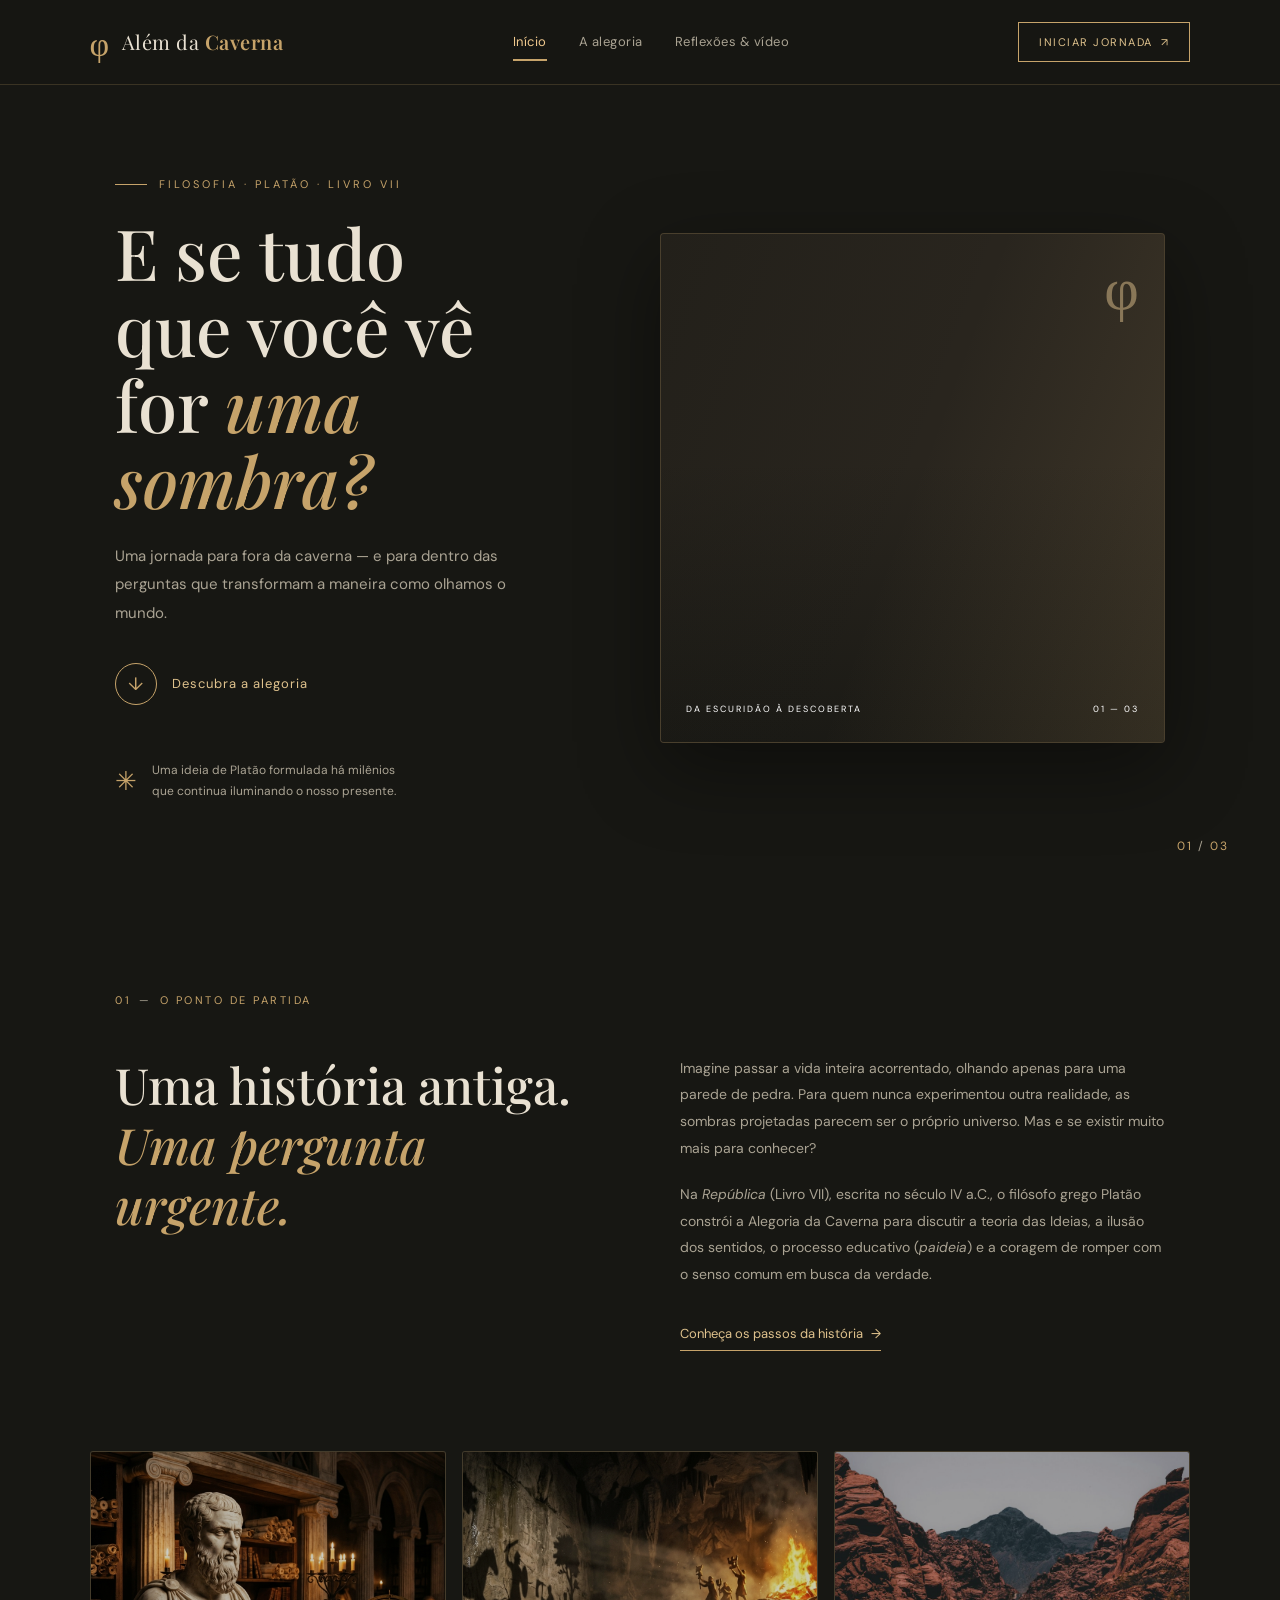
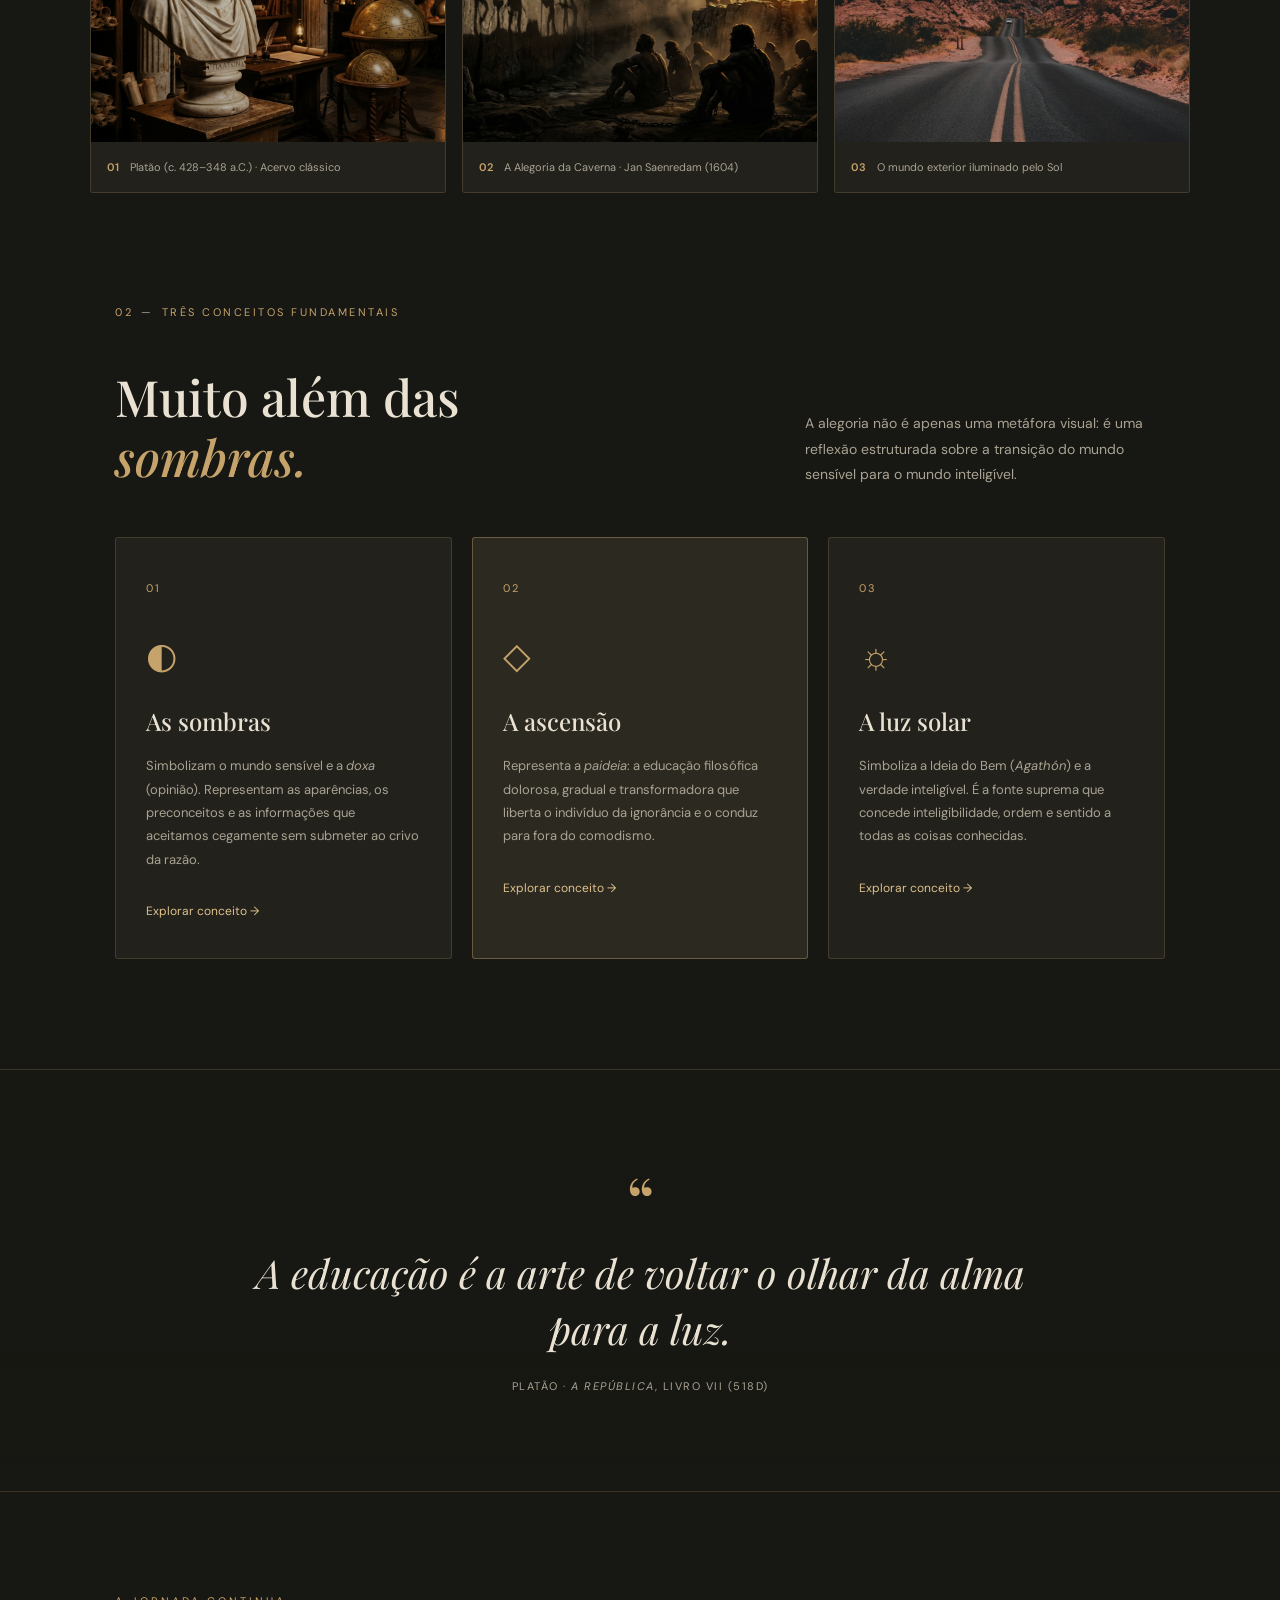
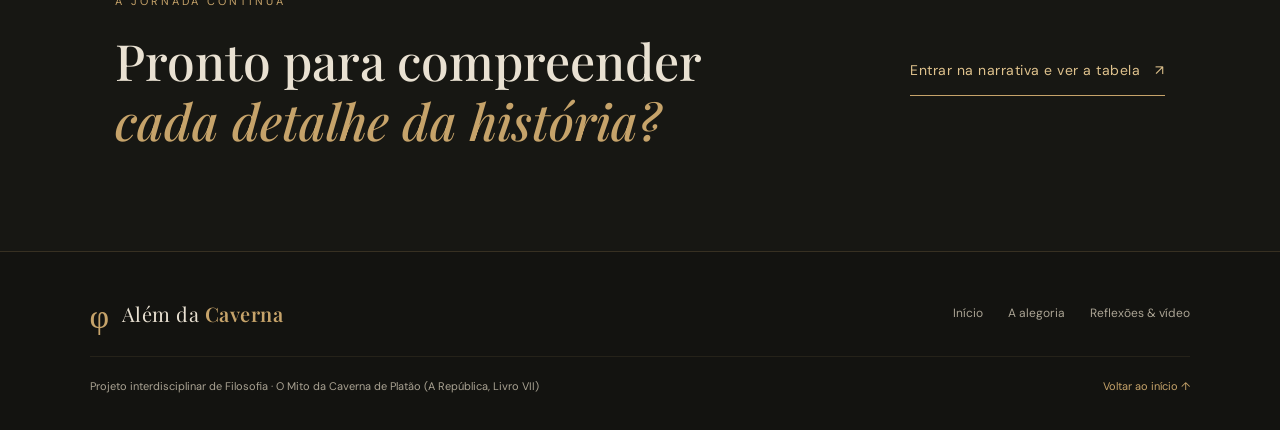
<file: index.html>
<!doctype html>
<html lang="pt-BR">
<head>
  <meta charset="utf-8">
  <meta name="viewport" content="width=device-width, initial-scale=1">
  <meta name="theme-color" content="#171713">

  <meta name="description" content="Além da Caverna — Uma viagem filosófica pela Alegoria da Caverna, de Platão. Projeto de Filosofia em HTML e CSS.">

  <title>Além da Caverna — Uma viagem com Platão</title>

  <!-- Google Fonts: Playfair Display & DM Sans -->
  <link rel="preconnect" href="https://fonts.googleapis.com">
  <link rel="preconnect" href="https://fonts.gstatic.com">
  <link rel="preconnect" href="https://fonts.gstatic.com" crossorigin>
  <link href="https://fonts.googleapis.com/css2?family=DM+Sans:ital,wght@0,400;0,500;0,600;0,700;1,400&family=Playfair+Display:ital,wght@0,500;0,600;0,700;1,500;1,600&display=swap" rel="stylesheet">

  <!-- Folha de estilo externa -->
  <link rel="stylesheet" href="style.css">
</head>

<body id="top">

  <!-- CABEÇALHO -->
  <header class="site-header">

    <a class="brand" href="index.html" aria-label="Além da Caverna - Página Inicial">
      <span class="brand-mark">φ</span>
      <span>Além da <b>Caverna</b></span>
    </a>

    <nav class="main-nav" aria-label="Navegação principal">
      <a class="active" href="index.html" aria-current="page">Início</a>
      <a href="alegoria.html">A alegoria</a>
      <a href="reflexoes.html">Reflexões &amp; vídeo</a>
    </nav>

    <a class="header-cta" href="alegoria.html">
      Iniciar jornada <span>↗</span>
    </a>

  </header>

  <main>

    <!-- HERO -->
    <section class="hero">

      <div class="hero-copy">

        <p class="eyebrow">
          <span class="eyebrow-line"></span>
          FILOSOFIA · PLATÃO · LIVRO VII
        </p>

        <h1>
          E se tudo<br>
          que você vê<br>
          for <em>uma sombra?</em>
        </h1>

        <p class="hero-intro">
          Uma jornada para fora da caverna — e para dentro
          das perguntas que transformam a maneira como olhamos o mundo.
        </p>

        <a class="round-link" href="alegoria.html">
          <span class="round-icon">↓</span>
          Descubra a alegoria
        </a>

        <div class="hero-note">
          <span class="note-star">✳</span>
          <span>
            Uma ideia de Platão formulada há milênios<br>
            que continua iluminando o nosso presente.
          </span>
        </div>

      </div>

      <!-- IMAGEM PRINCIPAL HERO -->
      <div class="hero-art">

        <div class="hero-image"></div>

        <div class="art-overlay"></div>

        <div class="art-text">
          <span>DA ESCURIDÃO À DESCOBERTA</span>
          <span>01 — 03</span>
        </div>

        <div class="art-decoration">φ</div>

      </div>

      <div class="hero-index">
        01 <span>/</span> 03
      </div>

    </section>

    <!-- INTRODUÇÃO -->
    <section class="intro-section section-wrap">

      <div class="section-label">
        01 <span>—</span> O ponto de partida
      </div>

      <div class="intro-grid">

        <h2>
          Uma história antiga.<br>
          <em>Uma pergunta urgente.</em>
        </h2>

        <div class="prose">

          <p>
            Imagine passar a vida inteira acorrentado, olhando apenas para uma parede de pedra.
            Para quem nunca experimentou outra realidade, as sombras projetadas
            parecem ser o próprio universo. Mas e se existir muito mais para conhecer?
          </p>

          <p>
            Na <i>República</i> (Livro VII), escrita no século IV a.C.,
            o filósofo grego Platão constrói a Alegoria da Caverna para discutir
            a teoria das Ideias, a ilusão dos sentidos, o processo educativo (<i>paideia</i>)
            e a coragem de romper com o senso comum em busca da verdade.
          </p>

          <a class="text-link" href="alegoria.html">
            Conheça os passos da história <span>→</span>
          </a>

        </div>
      </div>

    </section>

    <!-- GALERIA DE IMAGENS -->
    <section class="image-strip" aria-label="Galeria de imagens históricas e conceituais">

      <figure>
        <img
          src="platao-filosofo.jpg"
          alt="Busto em mármore de Platão, filósofo grego clássico"
          loading="lazy"
        >

        <figcaption>
          <span>01</span>
          Platão (c. 428–348 a.C.) · Acervo clássico
        </figcaption>
      </figure>

      <figure>
        <img
          src="caverna-sombras.jpg"
          alt="Alegoria da Caverna de Platão: prisioneiros, fogueira e sombras projetadas"
          loading="lazy"
        >

        <figcaption>
          <span>02</span>
          A Alegoria da Caverna · Jan Saenredam (1604)
        </figcaption>
      </figure>

      <figure>
        <img
          src="etapa3-saida.jpg"
          alt="Paisagem aberta banhada pelos raios solares no horizonte"
          loading="lazy"
        >

        <figcaption>
          <span>03</span>
          O mundo exterior iluminado pelo Sol
        </figcaption>
      </figure>

    </section>

    <!-- CONCEITOS FUNDAMENTAIS -->
    <section class="concept-section section-wrap">

      <div class="concept-heading">
        <div>
          <div class="section-label">
            02 <span>—</span> Três conceitos fundamentais
          </div>

          <h2>
            Muito além das<br>
            <em>sombras.</em>
          </h2>
        </div>

        <p>
          A alegoria não é apenas uma metáfora visual: é uma reflexão estruturada
          sobre a transição do mundo sensível para o mundo inteligível.
        </p>
      </div>

      <div class="concept-grid">

        <article class="concept-card">
          <span class="concept-number">01</span>
          <div class="concept-symbol">◐</div>

          <h3>As sombras</h3>

          <p>
            Simbolizam o mundo sensível e a <i>doxa</i> (opinião). Representam as aparências,
            os preconceitos e as informações que aceitamos cegamente sem submeter ao crivo da razão.
          </p>

          <a href="alegoria.html#narrativa">Explorar conceito →</a>
        </article>

        <article class="concept-card featured">
          <span class="concept-number">02</span>
          <div class="concept-symbol">◇</div>

          <h3>A ascensão</h3>

          <p>
            Representa a <i>paideia</i>: a educação filosófica dolorosa, gradual e transformadora
            que liberta o indivíduo da ignorância e o conduz para fora do comodismo.
          </p>

          <a href="alegoria.html#narrativa">Explorar conceito →</a>
        </article>

        <article class="concept-card">
          <span class="concept-number">03</span>
          <div class="concept-symbol">☼</div>

          <h3>A luz solar</h3>

          <p>
            Simboliza a Ideia do Bem (<i>Agathón</i>) e a verdade inteligível. É a fonte suprema
            que concede inteligibilidade, ordem e sentido a todas as coisas conhecidas.
          </p>

          <a href="alegoria.html#tabela-simbolos">Explorar conceito →</a>
        </article>

      </div>

    </section>

    <!-- FRASE FILOSÓFICA -->
    <section class="quote-band">

      <span class="quote-mark">“</span>

      <blockquote>
        A educação é a arte de voltar o olhar da alma para a luz.
      </blockquote>

      <p>
        Platão · <i>A República</i>, Livro VII (518d)
      </p>

    </section>

    <!-- CHAMADA PARA A PRÓXIMA PÁGINA -->
    <section class="next-section section-wrap">

      <div>
        <p class="eyebrow">A JORNADA CONTINUA</p>

        <h2>
          Pronto para compreender<br>
          <em>cada detalhe da história?</em>
        </h2>
      </div>

      <a class="big-arrow-link" href="alegoria.html">
        Entrar na narrativa e ver a tabela <span>↗</span>
      </a>

    </section>

  </main>

  <!-- RODAPÉ COMPLETO -->
  <footer class="site-footer">

    <div class="footer-top">
      <a class="brand" href="index.html">
        <span class="brand-mark">φ</span>
        <span>Além da <b>Caverna</b></span>
      </a>

      <nav class="footer-nav" aria-label="Navegação do rodapé">
        <a href="index.html">Início</a>
        <a href="alegoria.html">A alegoria</a>
        <a href="reflexoes.html">Reflexões &amp; vídeo</a>
      </nav>
    </div>

    <div class="footer-bottom">
      <p>
        Projeto interdisciplinar de Filosofia · O Mito da Caverna de Platão (A República, Livro VII)
      </p>

      <a href="#top">Voltar ao início ↑</a>
    </div>

  </footer>

</body>
</html>
</file>
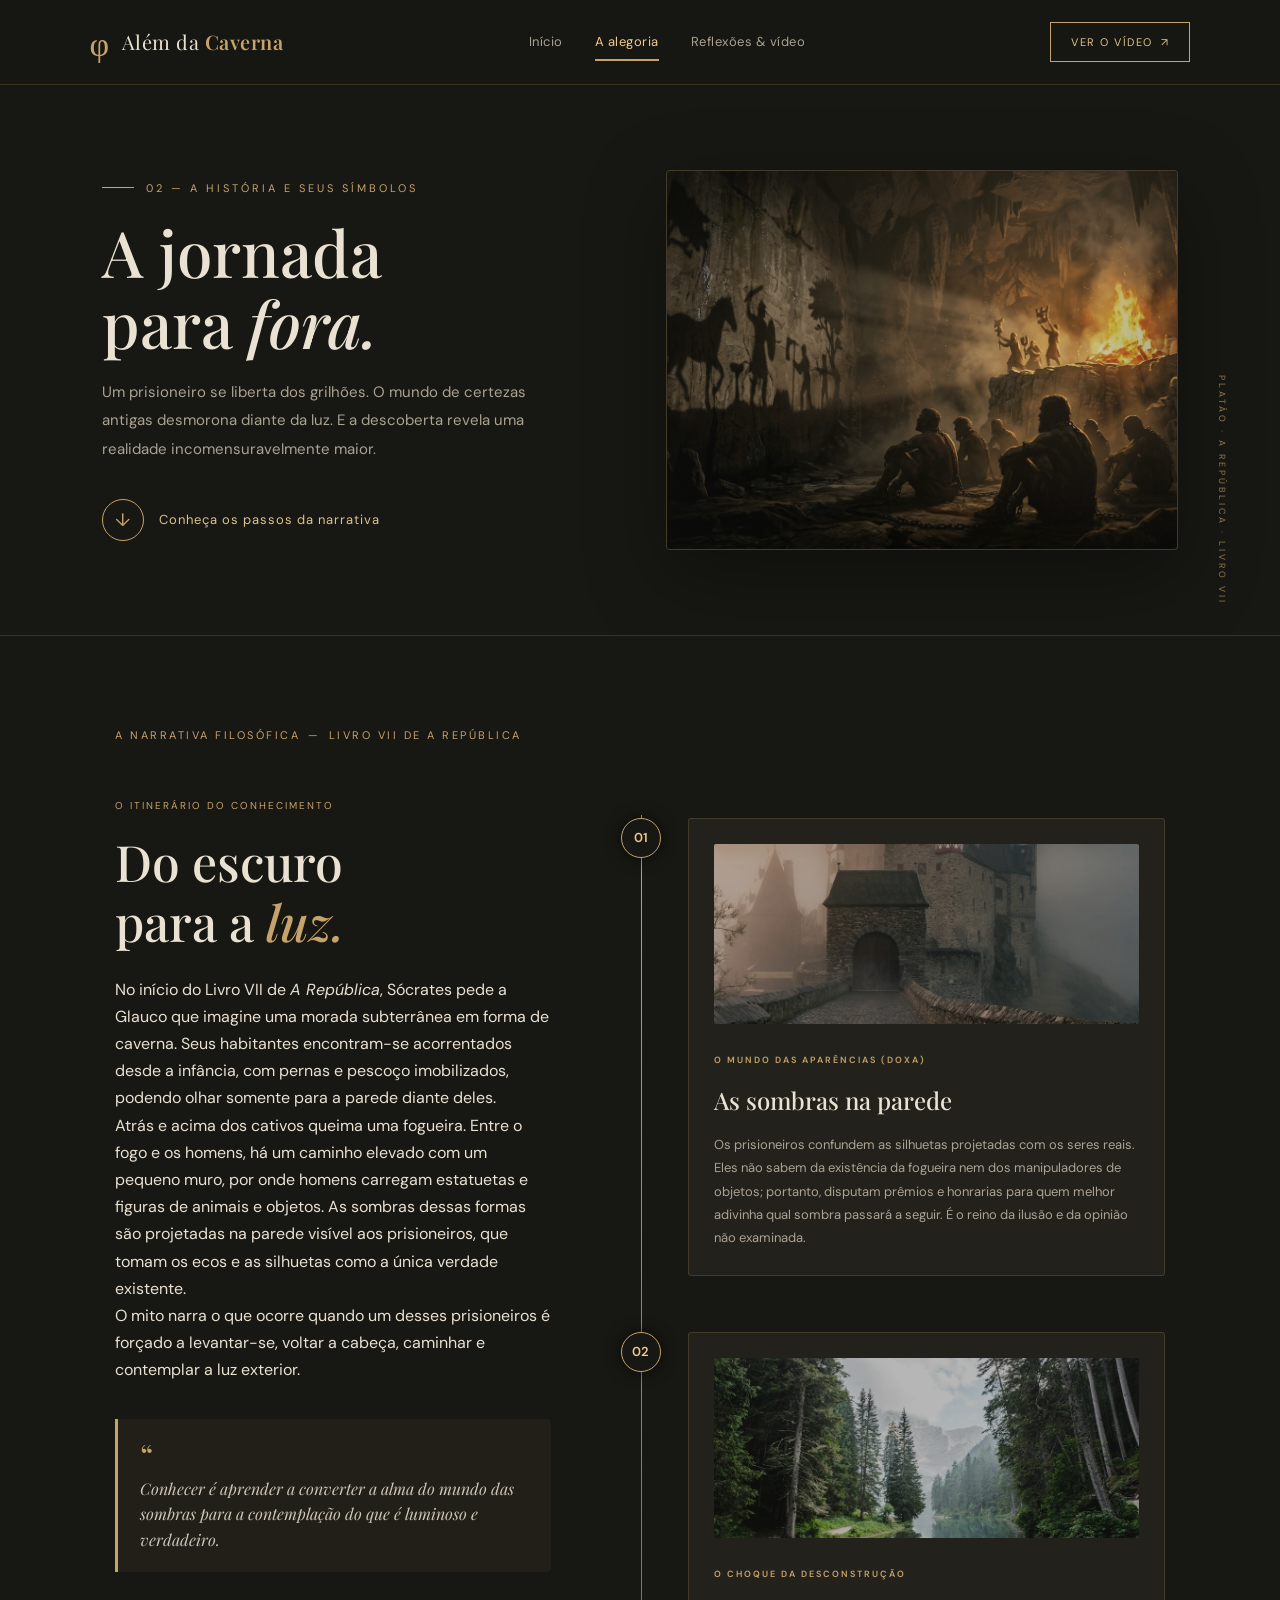
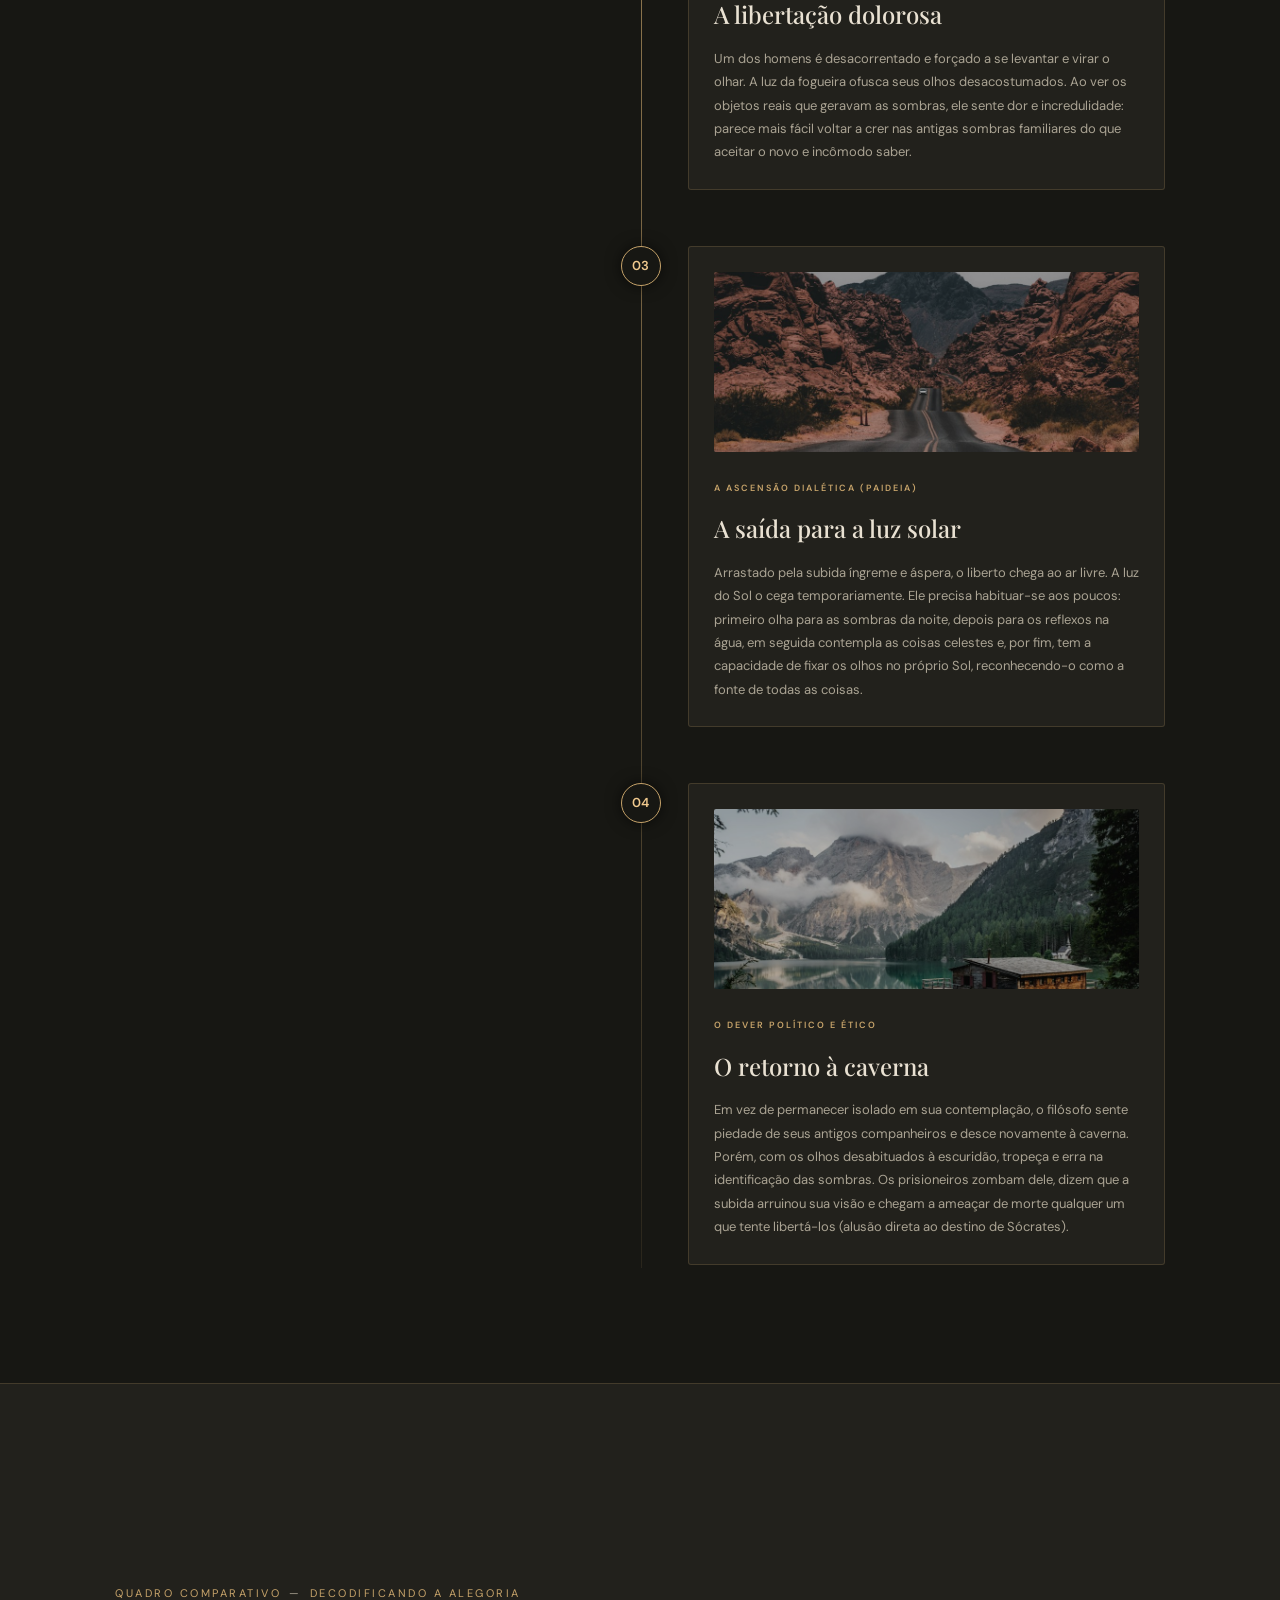
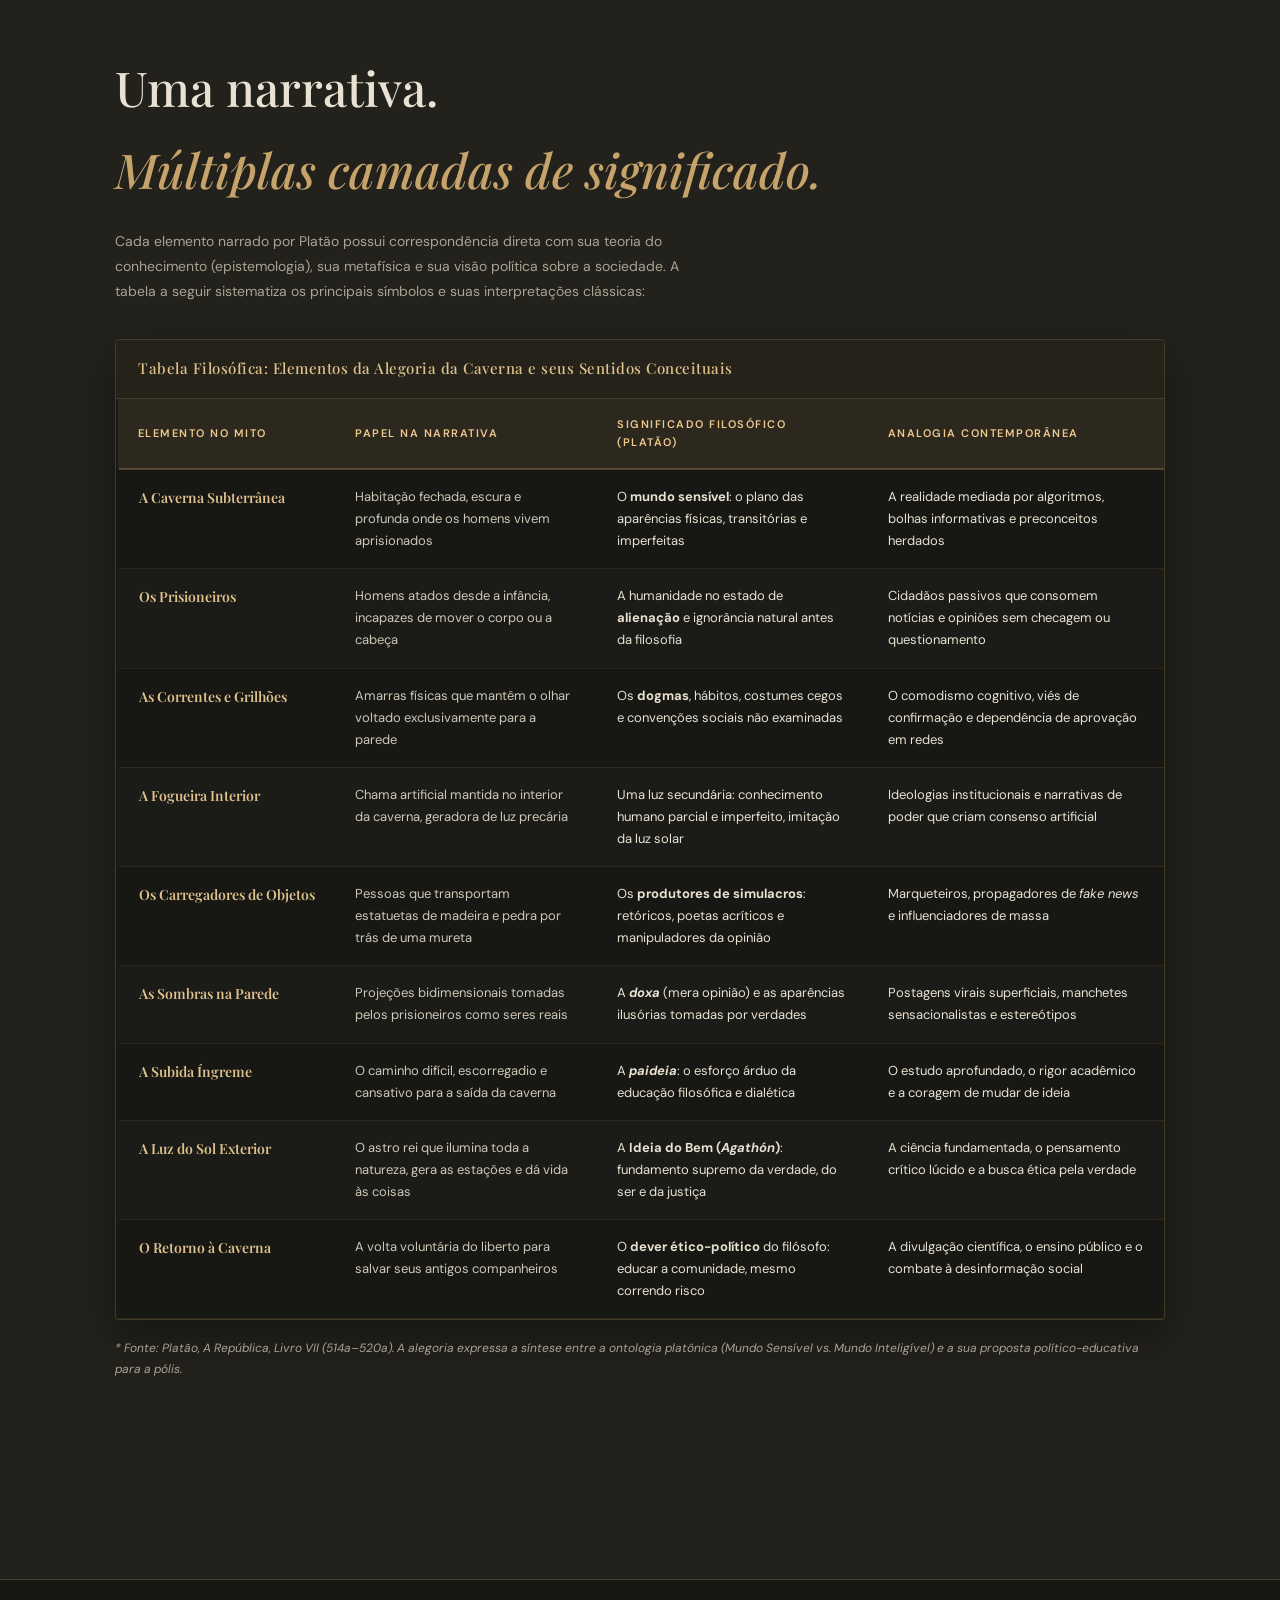
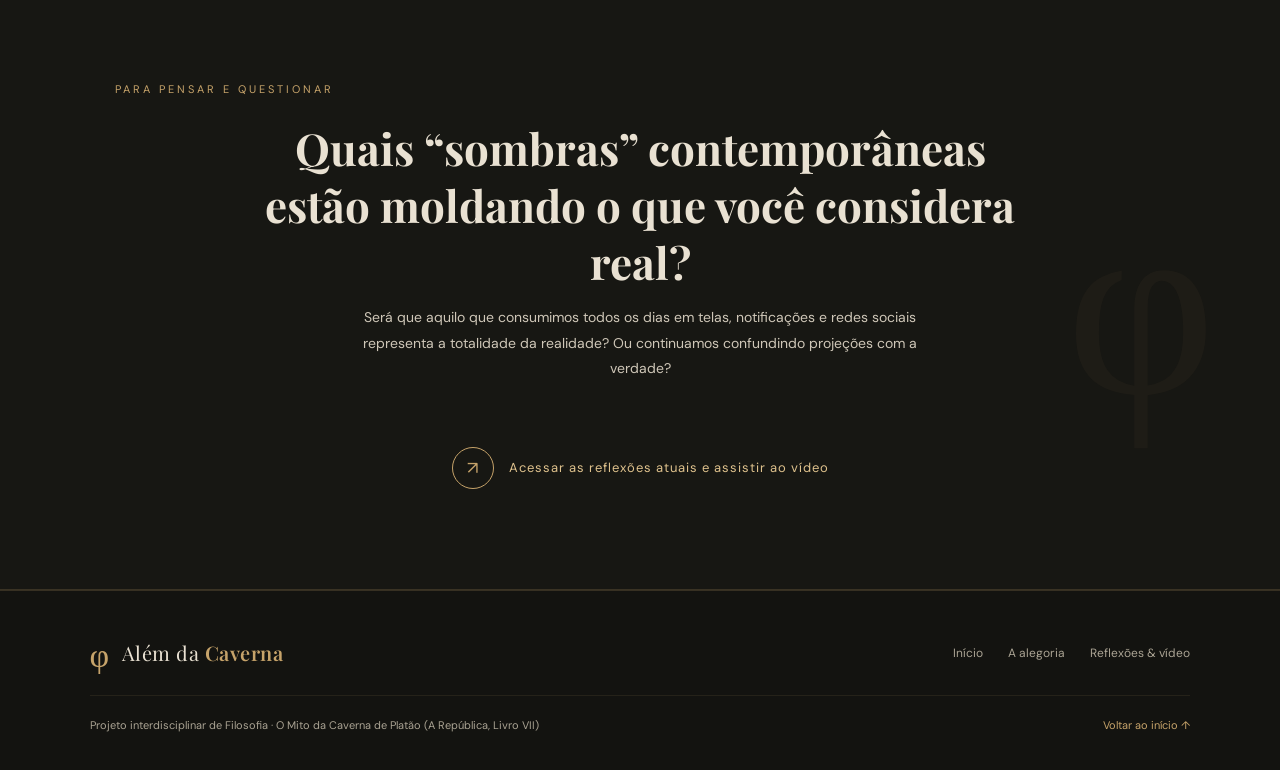
<file: alegoria.html>
<!doctype html>
<html lang="pt-BR">

<head>
  <meta charset="utf-8">
  <meta name="viewport" content="width=device-width, initial-scale=1">
  <meta name="theme-color" content="#171713">

  <meta name="description" content="Conheça a narrativa completa da Alegoria da Caverna de Platão, suas etapas e a tabela explicativa com os significados filosóficos dos símbolos.">

  <title>A Alegoria — Além da Caverna</title>

  <!-- Google Fonts: Playfair Display & DM Sans -->
  <link rel="preconnect" href="https://fonts.googleapis.com">
  <link rel="preconnect" href="https://fonts.gstatic.com" crossorigin>
  <link href="https://fonts.googleapis.com/css2?family=DM+Sans:ital,wght@0,400;0,500;0,600;0,700;1,400&family=Playfair+Display:ital,wght@0,500;0,600;0,700;1,500;1,600&display=swap" rel="stylesheet">

  <!-- Folha de estilo externa -->
  <link rel="stylesheet" href="style.css">
</head>

<body id="top">

  <!-- CABEÇALHO -->
  <header class="site-header">

    <a class="brand" href="index.html" aria-label="Além da Caverna - Página Inicial">
      <span class="brand-mark">φ</span>
      <span>Além da <b>Caverna</b></span>
    </a>

    <nav class="main-nav" aria-label="Navegação principal">
      <a href="index.html">Início</a>
      <a class="active" href="alegoria.html" aria-current="page">A alegoria</a>
      <a href="reflexoes.html">Reflexões &amp; vídeo</a>
    </nav>

    <a class="header-cta" href="reflexoes.html">
      Ver o vídeo <span>↗</span>
    </a>

  </header>


  <main>

    <!-- ABERTURA / HERO DA PÁGINA -->
    <section class="page-hero">

      <div class="page-hero-content">

        <p class="eyebrow">
          <span class="eyebrow-line"></span>
          02 — A HISTÓRIA E SEUS SÍMBOLOS
        </p>

        <h1>
          A jornada<br>
          para <em>fora.</em>
        </h1>

        <p class="hero-intro">
          Um prisioneiro se liberta dos grilhões. O mundo de certezas antigas
          desmorona diante da luz. E a descoberta revela uma realidade incomensuravelmente maior.
        </p>

        <a href="#narrativa" class="round-link">
          <span class="round-icon">↓</span>
          Conheça os passos da narrativa
        </a>

      </div>

      <div class="page-hero-art" role="img" aria-label="Gravura histórica da Alegoria da Caverna por Jan Saenredam">

        <img
          src="caverna-sombras.jpg"
          alt="Gravura de Jan Saenredam (1604) representando os prisioneiros, a fogueira e as sombras na caverna"
        >

        <div class="hero-art-overlay"></div>
        <span class="beam" aria-hidden="true"></span>

      </div>

      <span class="hero-side-text">PLATÃO · A REPÚBLICA · LIVRO VII</span>

    </section>


    <!-- NARRATIVA: AS 4 ETAPAS -->
    <section class="story-section section-wrap" id="narrativa">

      <div class="section-label">
        A narrativa filosófica <span>—</span> Livro VII de A República
      </div>

      <div class="story-grid">

        <div class="story-intro">

          <span class="story-mini-label">O ITINERÁRIO DO CONHECIMENTO</span>

          <h2>
            Do escuro<br>
            para a <em>luz.</em>
          </h2>

          <p class="prose">
            No início do Livro VII de <i>A República</i>, Sócrates pede a Glauco
            que imagine uma morada subterrânea em forma de caverna.
            Seus habitantes encontram-se acorrentados desde a infância,
            com pernas e pescoço imobilizados, podendo olhar somente para a parede diante deles.
          </p>

          <p class="prose">
            Atrás e acima dos cativos queima uma fogueira. Entre o fogo e os homens,
            há um caminho elevado com um pequeno muro, por onde homens carregam estatuetas
            e figuras de animais e objetos. As sombras dessas formas são projetadas na parede
            visível aos prisioneiros, que tomam os ecos e as silhuetas como a única verdade existente.
          </p>

          <p class="prose">
            O mito narra o que ocorre quando um desses prisioneiros é forçado a levantar-se,
            voltar a cabeça, caminhar e contemplar a luz exterior.
          </p>

          <div class="story-quote">
            <span>“</span>
            <p>
              Conhecer é aprender a converter a alma do mundo das sombras
              para a contemplação do que é luminoso e verdadeiro.
            </p>
          </div>

        </div>


        <!-- ETAPAS DETALHADAS -->
        <div class="story-steps">

          <!-- ETAPA 01 -->
          <article class="story-step">

            <span class="step-number">01</span>

            <div class="step-content">

              <div class="step-image">
                <img
                  src="etapa1-caverna.jpg"
                  alt="Interior escuro e rochoso de uma caverna subterrânea"
                  loading="lazy"
                >
              </div>

              <span class="step-tag">O MUNDO DAS APARÊNCIAS (DOXA)</span>

              <h3>As sombras na parede</h3>

              <p>
                Os prisioneiros confundem as silhuetas projetadas com os seres reais.
                Eles não sabem da existência da fogueira nem dos manipuladores de objetos;
                portanto, disputam prêmios e honrarias para quem melhor adivinha
                qual sombra passará a seguir. É o reino da ilusão e da opinião não examinada.
              </p>

            </div>

          </article>


          <!-- ETAPA 02 -->
          <article class="story-step">

            <span class="step-number">02</span>

            <div class="step-content">

              <div class="step-image">
                <img
                  src="etapa2-floresta.jpg"
                  alt="Raios de luz penetrando por entre a folhagem escura"
                  loading="lazy"
                >
              </div>

              <span class="step-tag">O CHOQUE DA DESCONSTRUÇÃO</span>

              <h3>A libertação dolorosa</h3>

              <p>
                Um dos homens é desacorrentado e forçado a se levantar e virar o olhar.
                A luz da fogueira ofusca seus olhos desacostumados. Ao ver os objetos reais
                que geravam as sombras, ele sente dor e incredulidade: parece mais fácil
                voltar a crer nas antigas sombras familiares do que aceitar o novo e incômodo saber.
              </p>

            </div>

          </article>


          <!-- ETAPA 03 -->
          <article class="story-step">

            <span class="step-number">03</span>

            <div class="step-content">

              <div class="step-image">
                <img
                  src="etapa3-saida.jpg"
                  alt="Vasta paisagem montanhosa aberta e iluminada pelo sol"
                  loading="lazy"
                >
              </div>

              <span class="step-tag">A ASCENSÃO DIALÉTICA (PAIDEIA)</span>

              <h3>A saída para a luz solar</h3>

              <p>
                Arrastado pela subida íngreme e áspera, o liberto chega ao ar livre.
                A luz do Sol o cega temporariamente. Ele precisa habituar-se aos poucos:
                primeiro olha para as sombras da noite, depois para os reflexos na água,
                em seguida contempla as coisas celestes e, por fim, tem a capacidade
                de fixar os olhos no próprio Sol, reconhecendo-o como a fonte de todas as coisas.
              </p>

            </div>

          </article>


          <!-- ETAPA 04 -->
          <article class="story-step">

            <span class="step-number">04</span>

            <div class="step-content">

              <div class="step-image">
                <img
                  src="etapa4-sol.jpg"
                  alt="Luz intensa iluminando o horizonte natural"
                  loading="lazy"
                >
              </div>

              <span class="step-tag">O DEVER POLÍTICO E ÉTICO</span>

              <h3>O retorno à caverna</h3>

              <p>
                Em vez de permanecer isolado em sua contemplação, o filósofo sente piedade
                de seus antigos companheiros e desce novamente à caverna. Porém, com os olhos
                desabituados à escuridão, tropeça e erra na identificação das sombras.
                Os prisioneiros zombam dele, dizem que a subida arruinou sua visão e chegam a
                ameaçar de morte qualquer um que tente libertá-los (alusão direta ao destino de Sócrates).
              </p>

            </div>

          </article>

        </div>

      </div>

    </section>


    <!-- TABELA COMPLETA DE SÍMBOLOS E SIGNIFICADOS -->
    <section class="meaning-section" id="tabela-simbolos">

      <div class="section-wrap">

        <div class="section-label">
          Quadro Comparativo <span>—</span> Decodificando a Alegoria
        </div>

        <h2>
          Uma narrativa.<br>
          <em>Múltiplas camadas de significado.</em>
        </h2>

        <p class="meaning-intro">
          Cada elemento narrado por Platão possui correspondência direta com sua teoria
          do conhecimento (epistemologia), sua metafísica e sua visão política sobre a sociedade.
          A tabela a seguir sistematiza os principais símbolos e suas interpretações clássicas:
        </p>


        <!-- TABELA HTML -->
        <div class="table-scroll">

          <table>

            <caption>
              Tabela Filosófica: Elementos da Alegoria da Caverna e seus Sentidos Conceituais
            </caption>

            <thead>
              <tr>
                <th scope="col">Elemento no Mito</th>
                <th scope="col">Papel na Narrativa</th>
                <th scope="col">Significado Filosófico (Platão)</th>
                <th scope="col">Analogia Contemporânea</th>
              </tr>
            </thead>

            <tbody>

              <tr>
                <th scope="row">A Caverna Subterrânea</th>
                <td>Habitação fechada, escura e profunda onde os homens vivem aprisionados</td>
                <td>O <strong>mundo sensível</strong>: o plano das aparências físicas, transitórias e imperfeitas</td>
                <td>A realidade mediada por algoritmos, bolhas informativas e preconceitos herdados</td>
              </tr>

              <tr>
                <th scope="row">Os Prisioneiros</th>
                <td>Homens atados desde a infância, incapazes de mover o corpo ou a cabeça</td>
                <td>A humanidade no estado de <strong>alienação</strong> e ignorância natural antes da filosofia</td>
                <td>Cidadãos passivos que consomem notícias e opiniões sem checagem ou questionamento</td>
              </tr>

              <tr>
                <th scope="row">As Correntes e Grilhões</th>
                <td>Amarras físicas que mantêm o olhar voltado exclusivamente para a parede</td>
                <td>Os <strong>dogmas</strong>, hábitos, costumes cegos e convenções sociais não examinadas</td>
                <td>O comodismo cognitivo, viés de confirmação e dependência de aprovação em redes</td>
              </tr>

              <tr>
                <th scope="row">A Fogueira Interior</th>
                <td>Chama artificial mantida no interior da caverna, geradora de luz precária</td>
                <td>Uma luz secundária: conhecimento humano parcial e imperfeito, imitação da luz solar</td>
                <td>Ideologias institucionais e narrativas de poder que criam consenso artificial</td>
              </tr>

              <tr>
                <th scope="row">Os Carregadores de Objetos</th>
                <td>Pessoas que transportam estatuetas de madeira e pedra por trás de uma mureta</td>
                <td>Os <strong>produtores de simulacros</strong>: retóricos, poetas acríticos e manipuladores da opinião</td>
                <td>Marqueteiros, propagadores de <i>fake news</i> e influenciadores de massa</td>
              </tr>

              <tr>
                <th scope="row">As Sombras na Parede</th>
                <td>Projeções bidimensionais tomadas pelos prisioneiros como seres reais</td>
                <td>A <strong><i>doxa</i></strong> (mera opinião) e as aparências ilusórias tomadas por verdades</td>
                <td>Postagens virais superficiais, manchetes sensacionalistas e estereótipos</td>
              </tr>

              <tr>
                <th scope="row">A Subida Íngreme</th>
                <td>O caminho difícil, escorregadio e cansativo para a saída da caverna</td>
                <td>A <strong><i>paideia</i></strong>: o esforço árduo da educação filosófica e dialética</td>
                <td>O estudo aprofundado, o rigor acadêmico e a coragem de mudar de ideia</td>
              </tr>

              <tr>
                <th scope="row">A Luz do Sol Exterior</th>
                <td>O astro rei que ilumina toda a natureza, gera as estações e dá vida às coisas</td>
                <td>A <strong>Ideia do Bem (<i>Agathón</i>)</strong>: fundamento supremo da verdade, do ser e da justiça</td>
                <td>A ciência fundamentada, o pensamento crítico lúcido e a busca ética pela verdade</td>
              </tr>

              <tr>
                <th scope="row">O Retorno à Caverna</th>
                <td>A volta voluntária do liberto para salvar seus antigos companheiros</td>
                <td>O <strong>dever ético-político</strong> do filósofo: educar a comunidade, mesmo correndo risco</td>
                <td>A divulgação científica, o ensino público e o combate à desinformação social</td>
              </tr>

            </tbody>

          </table>

        </div>

        <p class="table-note">
          * Fonte: Platão, <i>A República</i>, Livro VII (514a–520a). A alegoria expressa a síntese entre a ontologia platônica (Mundo Sensível vs. Mundo Inteligível) e a sua proposta político-educativa para a pólis.
        </p>

      </div>

    </section>


    <!-- REFLEXÃO FINAL E TRANSIÇÃO -->
    <section class="question-band">

      <span class="question-decoration">φ</span>

      <p class="eyebrow">PARA PENSAR E QUESTIONAR</p>

      <h2>
        Quais “sombras” contemporâneas<br>
        estão moldando o que você considera real?
      </h2>

      <p class="question-description">
        Será que aquilo que consumimos todos os dias em telas, notificações
        e redes sociais representa a totalidade da realidade? Ou continuamos
        confundindo projeções com a verdade?
      </p>

      <a class="round-link" href="reflexoes.html">
        <span class="round-icon">↗</span>
        Acessar as reflexões atuais e assistir ao vídeo
      </a>

    </section>

  </main>


  <!-- RODAPÉ COMPLETO -->
  <footer class="site-footer">

    <div class="footer-top">
      <a class="brand" href="index.html">
        <span class="brand-mark">φ</span>
        <span>Além da <b>Caverna</b></span>
      </a>

      <nav class="footer-nav" aria-label="Navegação do rodapé">
        <a href="index.html">Início</a>
        <a href="alegoria.html">A alegoria</a>
        <a href="reflexoes.html">Reflexões &amp; vídeo</a>
      </nav>
    </div>

    <div class="footer-bottom">
      <p>
        Projeto interdisciplinar de Filosofia · O Mito da Caverna de Platão (A República, Livro VII)
      </p>

      <a href="#top">Voltar ao início ↑</a>
    </div>

  </footer>

</body>
</html>
</file>
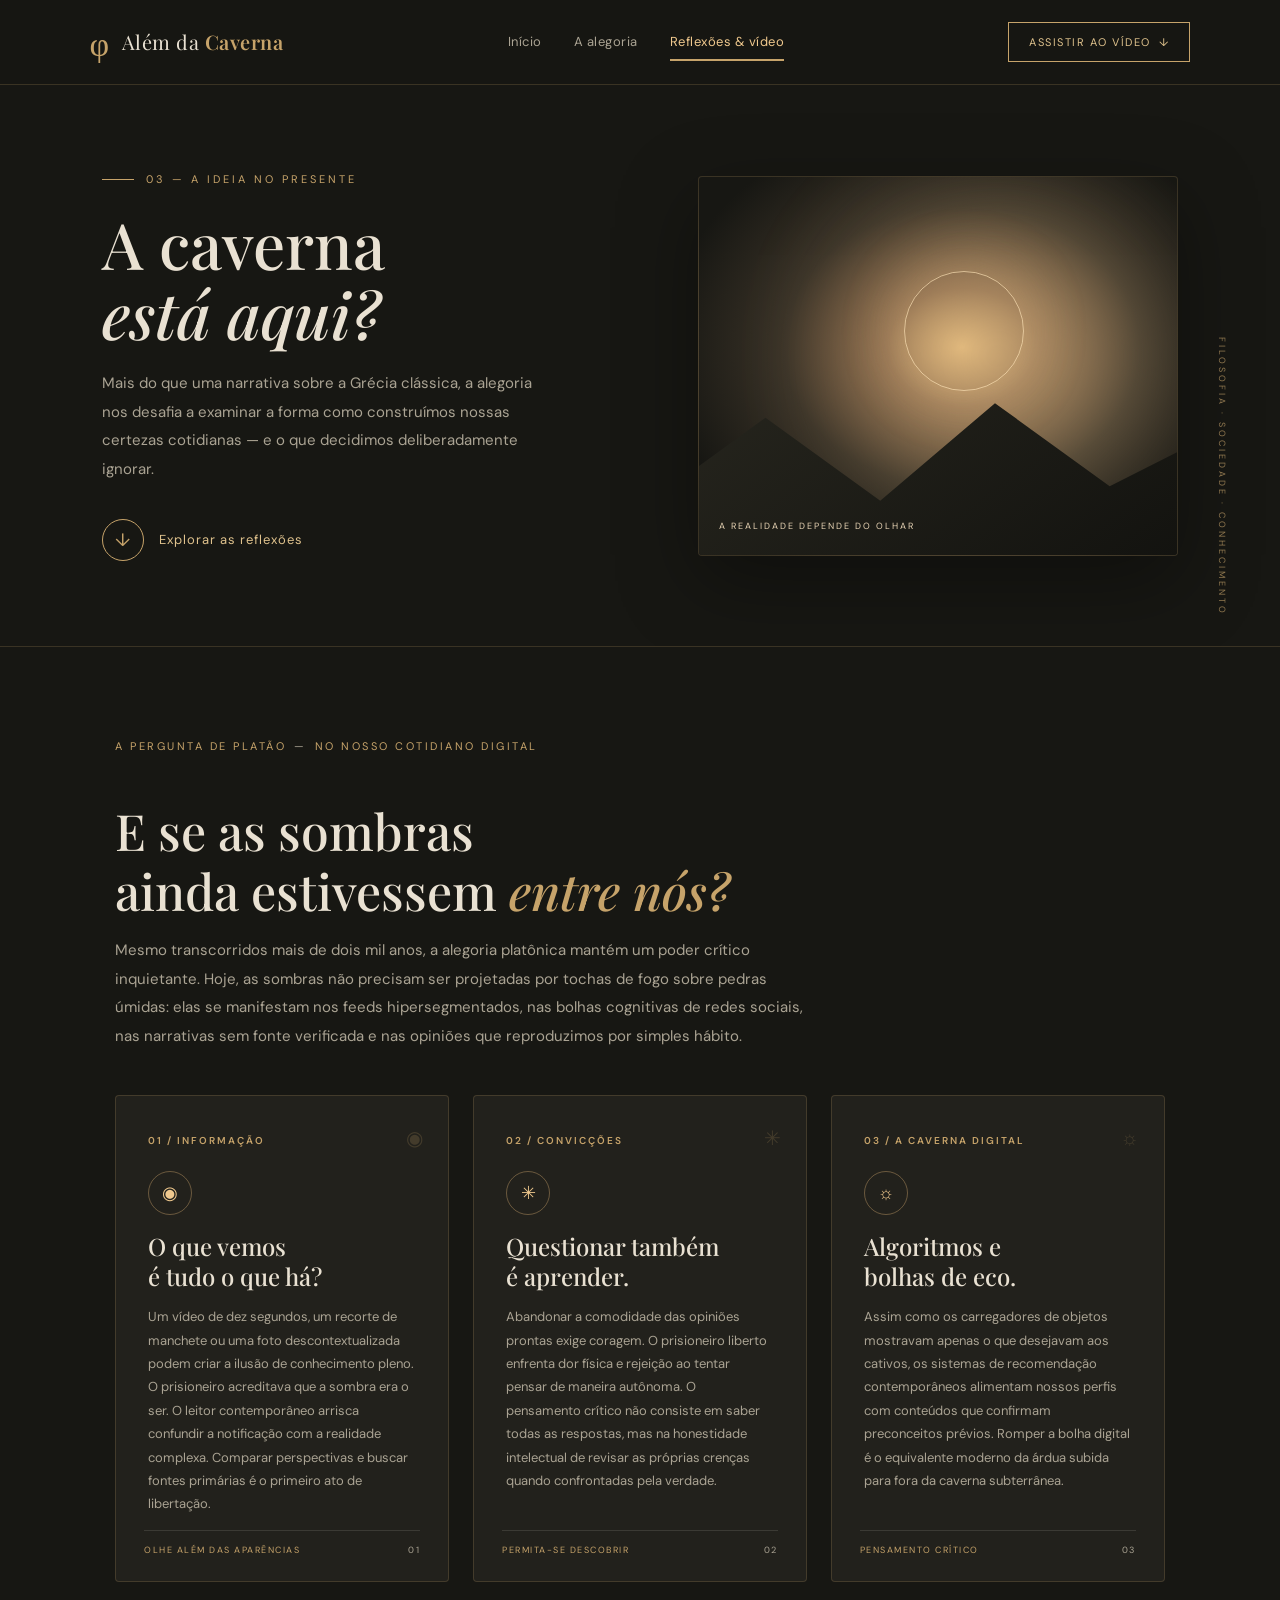
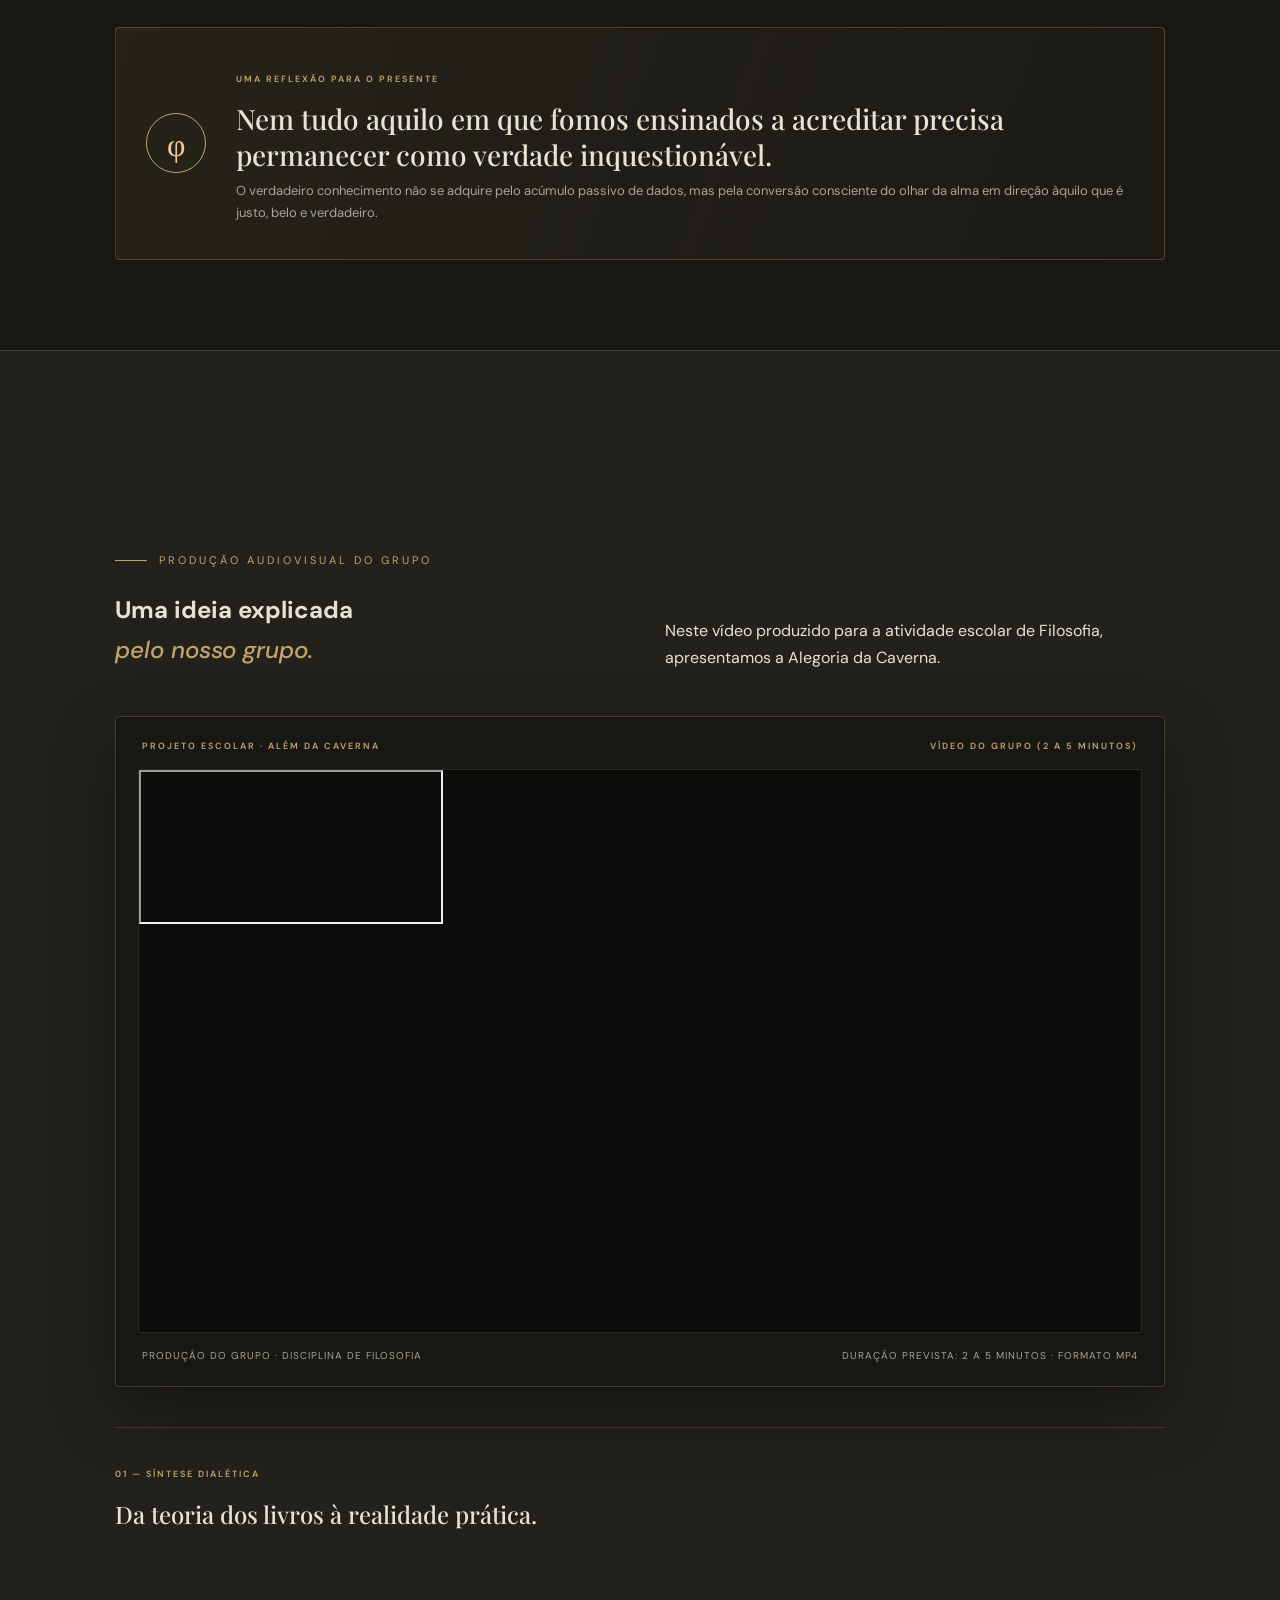
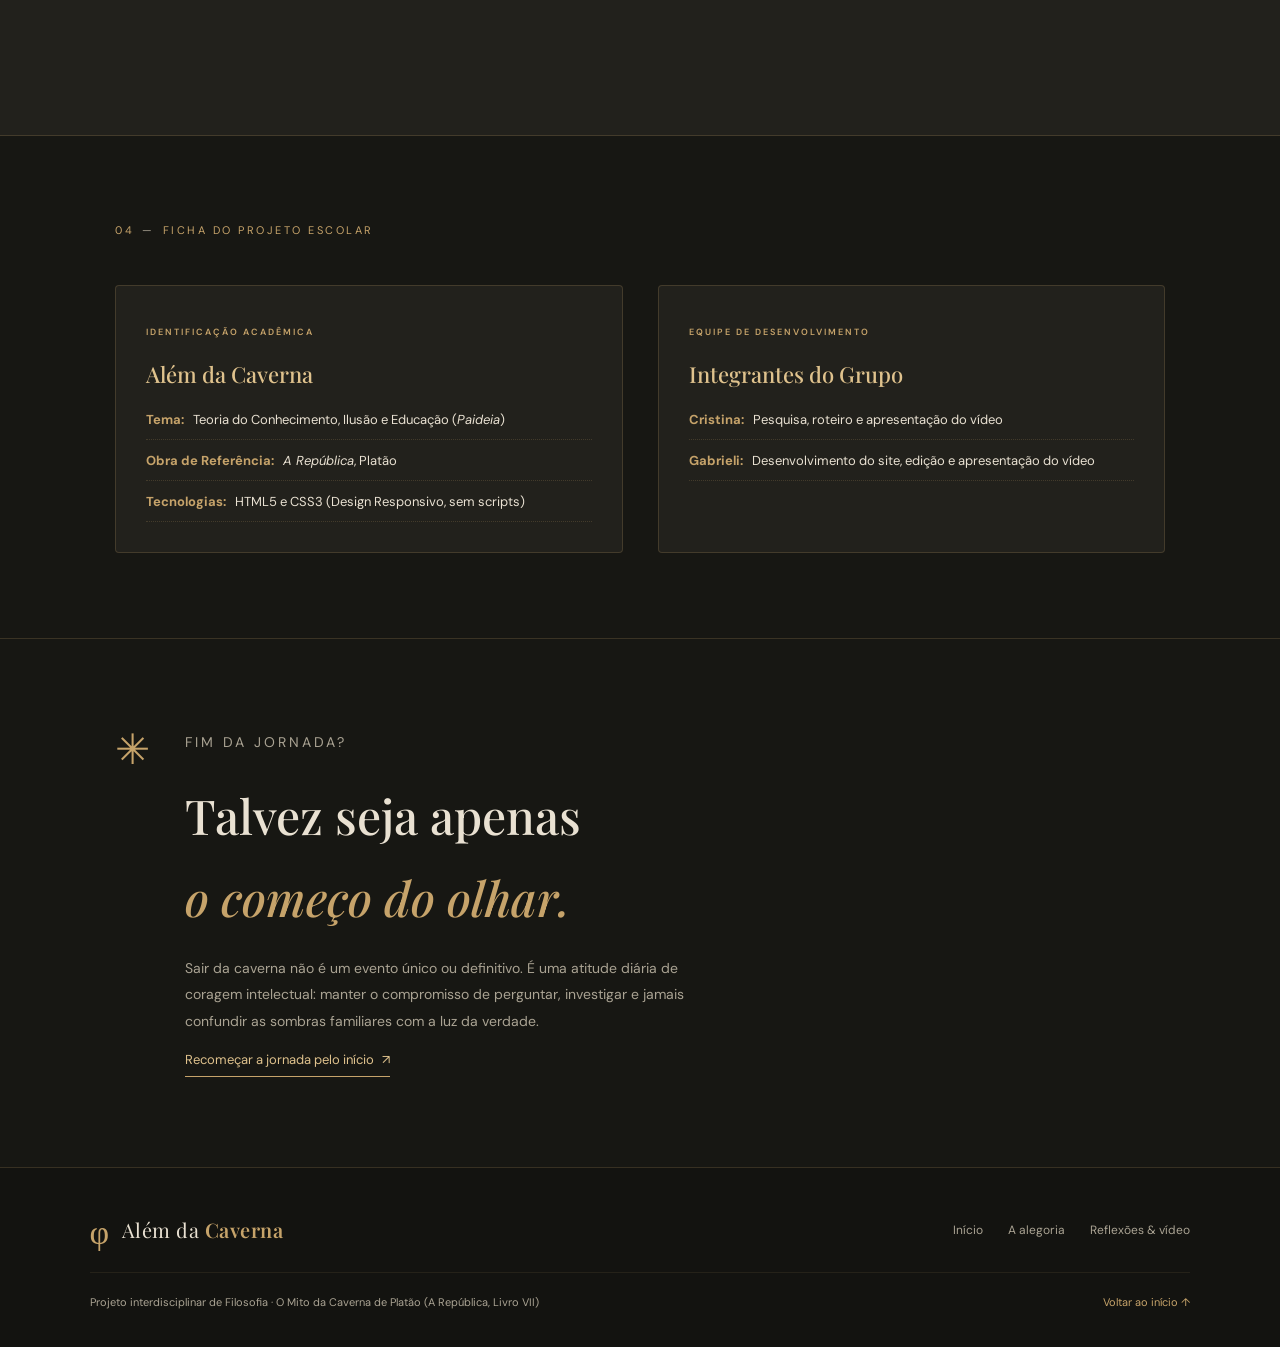
<file: reflexoes.html>
<!doctype html>
<html lang="pt-BR">

<head>
  <meta charset="utf-8">
  <meta name="viewport" content="width=device-width, initial-scale=1">
  <meta name="theme-color" content="#171713">

  <meta name="description" content="Reflexões sobre a atualidade do Mito da Caverna de Platão e vídeo interdisciplinar produzido pelo grupo de estudantes.">

  <title>Reflexões &amp; Vídeo — Além da Caverna</title>

  <!-- Google Fonts: Playfair Display & DM Sans -->
  <link rel="preconnect" href="https://fonts.googleapis.com">
  <link rel="preconnect" href="https://fonts.gstatic.com" crossorigin>
  <link href="https://fonts.googleapis.com/css2?family=DM+Sans:ital,wght@0,400;0,500;0,600;0,700;1,400&family=Playfair+Display:ital,wght@0,500;0,600;0,700;1,500;1,600&display=swap" rel="stylesheet">

  <!-- Folha de estilo externa -->
  <link rel="stylesheet" href="style.css">
</head>

<body id="top">

  <!-- CABEÇALHO -->
  <header class="site-header">

    <a class="brand" href="index.html" aria-label="Além da Caverna - Página Inicial">
      <span class="brand-mark">φ</span>
      <span>Além da <b>Caverna</b></span>
    </a>

    <nav class="main-nav" aria-label="Navegação principal">
      <a href="index.html">Início</a>
      <a href="alegoria.html">A alegoria</a>
      <a class="active" href="reflexoes.html" aria-current="page">Reflexões &amp; vídeo</a>
    </nav>

    <a class="header-cta" href="#filme">
      Assistir ao vídeo <span>↓</span>
    </a>

  </header>


  <main>

    <!-- ABERTURA / HERO DA PÁGINA -->
    <section class="page-hero">

      <div class="page-hero-content">

        <p class="eyebrow">
          <span class="eyebrow-line"></span>
          03 — A IDEIA NO PRESENTE
        </p>

        <h1>
          A caverna<br>
          <em>está aqui?</em>
        </h1>

        <p class="hero-intro">
          Mais do que uma narrativa sobre a Grécia clássica, a alegoria nos desafia
          a examinar a forma como construímos nossas certezas cotidianas — e o que
          decidimos deliberadamente ignorar.
        </p>

        <a class="round-link" href="#reflexoes">
          <span class="round-icon">↓</span>
          Explorar as reflexões
        </a>

      </div>

      <div class="reflection-hero-art" aria-hidden="true">
        <div class="reflection-light"></div>
        <div class="reflection-circle"></div>
        <div class="reflection-shadow"></div>
        <span class="reflection-art-label">A REALIDADE DEPENDE DO OLHAR</span>
      </div>

      <span class="hero-side-text">FILOSOFIA · SOCIEDADE · CONHECIMENTO</span>

    </section>


    <!-- REFLEXÕES CONTEMPORÂNEAS -->
    <section class="reflection-section section-wrap" id="reflexoes">

      <div class="section-label">
        A pergunta de Platão <span>—</span> No nosso cotidiano digital
      </div>

      <div class="reflection-intro">

        <h2>
          E se as sombras<br>
          ainda estivessem <em>entre nós?</em>
        </h2>

        <p>
          Mesmo transcorridos mais de dois mil anos, a alegoria platônica mantém um poder crítico
          inquietante. Hoje, as sombras não precisam ser projetadas por tochas de fogo sobre pedras úmidas:
          elas se manifestam nos feeds hipersegmentados, nas bolhas cognitivas de redes sociais,
          nas narrativas sem fonte verificada e nas opiniões que reproduzimos por simples hábito.
        </p>

      </div>


      <div class="reflection-grid">

        <!-- CARD 01 -->
        <article class="reflection-card">

          <span class="card-index">01 / INFORMAÇÃO</span>

          <span class="reflection-icon">◉</span>

          <h3>
            O que vemos<br>
            é tudo o que há?
          </h3>

          <p>
            Um vídeo de dez segundos, um recorte de manchete ou uma foto descontextualizada
            podem criar a ilusão de conhecimento pleno. O prisioneiro acreditava que a sombra
            era o ser. O leitor contemporâneo arrisca confundir a notificação com a realidade complexa.
            Comparar perspectivas e buscar fontes primárias é o primeiro ato de libertação.
          </p>

          <div class="card-bottom">
            <span>OLHE ALÉM DAS APARÊNCIAS</span>
            <span>01</span>
          </div>

          <span class="card-symbol">◉</span>

        </article>


        <!-- CARD 02 -->
        <article class="reflection-card card-light">

          <span class="card-index">02 / CONVICÇÕES</span>

          <span class="reflection-icon">✳</span>

          <h3>
            Questionar também<br>
            é aprender.
          </h3>

          <p>
            Abandonar a comodidade das opiniões prontas exige coragem. O prisioneiro liberto
            enfrenta dor física e rejeição ao tentar pensar de maneira autônoma. O pensamento
            crítico não consiste em saber todas as respostas, mas na honestidade intelectual de
            revisar as próprias crenças quando confrontadas pela verdade.
          </p>

          <div class="card-bottom">
            <span>PERMITA-SE DESCOBRIR</span>
            <span>02</span>
          </div>

          <span class="card-symbol">✳</span>

        </article>


        <!-- CARD 03 -->
        <article class="reflection-card">

          <span class="card-index">03 / A CAVERNA DIGITAL</span>

          <span class="reflection-icon">☼</span>

          <h3>
            Algoritmos e<br>
            bolhas de eco.
          </h3>

          <p>
            Assim como os carregadores de objetos mostravam apenas o que desejavam aos cativos,
            os sistemas de recomendação contemporâneos alimentam nossos perfis com conteúdos que
            confirmam preconceitos prévios. Romper a bolha digital é o equivalente moderno da
            árdua subida para fora da caverna subterrânea.
          </p>

          <div class="card-bottom">
            <span>PENSAMENTO CRÍTICO</span>
            <span>03</span>
          </div>

          <span class="card-symbol">☼</span>

        </article>

      </div>


      <!-- DESTAQUE FILOSÓFICO LARGO -->
      <div class="reflection-highlight">

        <span class="highlight-symbol">φ</span>

        <div>
          <span class="step-tag">UMA REFLEXÃO PARA O PRESENTE</span>

          <h3>
            Nem tudo aquilo em que fomos ensinados a acreditar
            precisa permanecer como verdade inquestionável.
          </h3>

          <p>
            O verdadeiro conhecimento não se adquire pelo acúmulo passivo de dados,
            mas pela conversão consciente do olhar da alma em direção àquilo que é justo, belo e verdadeiro.
          </p>
        </div>

      </div>

    </section>


    <!-- SEÇÃO DO VÍDEO DO GRUPO ESCOLAR -->
    <section class="video-section" id="filme">

      <div class="section-wrap">

        <div class="video-heading">

          <div>
            <p class="eyebrow">
              <span class="eyebrow-line"></span>
              PRODUÇÃO AUDIOVISUAL DO GRUPO
            </p>

            <h2>
              Uma ideia explicada<br>
              <em>pelo nosso grupo.</em>
            </h2>
          </div>

          <p class="prose">
            Neste vídeo produzido para a atividade escolar de Filosofia, apresentamos
            a Alegoria da Caverna.
          </p>

        </div>


        <!-- CONTAINER DO VÍDEO -->
        <div class="video-container">

          <div class="video-top-label">
            <span>PROJETO ESCOLAR · ALÉM DA CAVERNA</span>
            <span>VÍDEO DO GRUPO (2 A 5 MINUTOS)</span>
          </div>

          <div class="video-frame">

            <iframe
              src="https://www.youtube.com/embed/qREGNt4Su5o"
              title="Vídeo do grupo sobre o Mito da Caverna"
              referrerpolicy="strict-origin-when-cross-origin"
              allow="accelerometer; autoplay; clipboard-write; encrypted-media; gyroscope; picture-in-picture; web-share"
              allowfullscreen>
            </iframe>

          </div>

          <div class="video-caption">
            <span>PRODUÇÃO DO GRUPO · DISCIPLINA DE FILOSOFIA</span>
            <span>DURAÇÃO PREVISTA: 2 A 5 MINUTOS · FORMATO MP4</span>
          </div>

        </div>


        <!-- INFORMAÇÕES CONCEITUAIS DO VÍDEO -->
        <div class="video-info">

          <div>
            <span class="step-tag">01 — SÍNTESE DIALÉTICA</span>
            <h3>Da teoria dos livros à realidade prática.</h3>
          </div>

        </div>

      </div>

    </section>


    <!-- FICHA TÉCNICA DO PROJETO ESCOLAR -->
    <section class="team-section section-wrap">

      <div class="section-label">
        04 <span>—</span> Ficha do Projeto Escolar
      </div>

      <div class="team-grid">

        <div class="team-card">
          <span class="step-tag">IDENTIFICAÇÃO ACADÊMICA</span>
          <h3>Além da Caverna</h3>

          <ul class="team-list">
            <li><strong>Tema:</strong> Teoria do Conhecimento, Ilusão e Educação (<i>Paideia</i>)</li>
            <li><strong>Obra de Referência:</strong> <i>A República</i>, Platão</li>
            <li><strong>Tecnologias:</strong> HTML5 e CSS3 (Design Responsivo, sem scripts)</li>
          </ul>
        </div>

        <div class="team-card">
          <span class="step-tag">EQUIPE DE DESENVOLVIMENTO</span>
          <h3>Integrantes do Grupo</h3>

          <ul class="team-list">
            <li><strong>Cristina:</strong> Pesquisa, roteiro e apresentação do vídeo</li>
            <li><strong>Gabrieli:</strong> Desenvolvimento do site, edição e apresentação do vídeo</li>
          </ul>

        </div>

      </div>

    </section>


    <!-- ENCERRAMENTO -->
    <section class="closing-section section-wrap">

      <span class="closing-star">✳</span>

      <div class="closing-content">

        <p class="eyebrow">FIM DA JORNADA?</p>

        <h2>
          Talvez seja apenas<br>
          <em>o começo do olhar.</em>
        </h2>

        <p>
          Sair da caverna não é um evento único ou definitivo. É uma atitude diária
          de coragem intelectual: manter o compromisso de perguntar, investigar e jamais
          confundir as sombras familiares com a luz da verdade.
        </p>

        <a class="text-link" href="index.html">
          Recomeçar a jornada pelo início <span>↗</span>
        </a>

      </div>

    </section>

  </main>


  <!-- RODAPÉ COMPLETO -->
  <footer class="site-footer">

    <div class="footer-top">
      <a class="brand" href="index.html">
        <span class="brand-mark">φ</span>
        <span>Além da <b>Caverna</b></span>
      </a>

      <nav class="footer-nav" aria-label="Navegação do rodapé">
        <a href="index.html">Início</a>
        <a href="alegoria.html">A alegoria</a>
        <a href="reflexoes.html">Reflexões &amp; vídeo</a>
      </nav>
    </div>

    <div class="footer-bottom">
      <p>
        Projeto interdisciplinar de Filosofia · O Mito da Caverna de Platão (A República, Livro VII)
      </p>

      <a href="#top">Voltar ao início ↑</a>
    </div>

  </footer>

</body>
</html>
</file>
<file: style.css>
/* ==========================================================================
   ALÉM DA CAVERNA — ESTILOS PRINCIPAIS (HTML & CSS PURO)
   Identidade: Filosófica, Misteriosa e Elegante
   Paleta: Dourado (#c6a36a) sobre Fundo Noturno (#171713)
   Tipografia: Playfair Display (Serif) & DM Sans (Sans-serif)
   ========================================================================== */

/* --------------------------------------------------------------------------
   1. VARIÁVEIS GLOBAIS E RESET
   -------------------------------------------------------------------------- */
:root {
  --bg: #171713;
  --surface: #22211c;
  --surface-light: #2c2921;
  --gold: #c6a36a;
  --gold-light: #dfc28d;
  --gold-bright: #f0c98e;
  --text: #e9e1d2;
  --muted: #aaa393;
  --paper-dim: #cfc7b8;
  --ink: #171713;
  --ink-soft: #201f1a;
  --line: rgba(198, 163, 106, 0.2);
  --line-light: rgba(198, 163, 106, 0.1);
  --font-title: 'Playfair Display', Georgia, serif;
  --serif: 'Playfair Display', Georgia, serif;
  --font-body: 'DM Sans', -apple-system, BlinkMacSystemFont, 'Segoe UI', Roboto, sans-serif;
}

* {
  margin: 0;
  padding: 0;
  box-sizing: border-box;
}

html {
  scroll-behavior: smooth;
  scroll-padding-top: 90px;
}

body {
  background: var(--bg);
  color: var(--text);
  font-family: var(--font-body);
  line-height: 1.7;
  overflow-x: hidden;
  -webkit-font-smoothing: antialiased;
}

a {
  color: inherit;
  text-decoration: none;
}

img {
  display: block;
  width: 100%;
}

/* Acessibilidade de foco */
:focus-visible {
  outline: 2px solid var(--gold-bright);
  outline-offset: 4px;
}

/* --------------------------------------------------------------------------
   2. CABEÇALHO E NAVEGAÇÃO
   -------------------------------------------------------------------------- */
.site-header {
  width: 100%;
  min-height: 85px;
  padding: 20px 7%;
  display: flex;
  align-items: center;
  justify-content: space-between;
  gap: 25px;
  background: rgba(23, 23, 19, 0.94);
  border-bottom: 1px solid var(--line);
  position: sticky;
  top: 0;
  z-index: 100;
  backdrop-filter: blur(15px);
  -webkit-backdrop-filter: blur(15px);
  transition: background 0.3s ease;
}

.brand {
  display: flex;
  align-items: center;
  gap: 12px;
  font-family: var(--font-title);
  font-size: 20px;
  color: var(--text);
  letter-spacing: 0.5px;
}

.brand b {
  color: var(--gold);
  font-weight: 600;
}

.brand-mark {
  color: var(--gold);
  font-size: 34px;
  line-height: 1;
}

.main-nav {
  display: flex;
  align-items: center;
  gap: 32px;
}

.main-nav a {
  font-size: 13px;
  color: var(--muted);
  letter-spacing: 0.5px;
  position: relative;
  padding: 6px 0;
  transition: color 0.3s ease;
}

.main-nav a:hover,
.main-nav a.active {
  color: var(--gold-bright);
}

.main-nav a.active::after {
  content: "";
  position: absolute;
  width: 100%;
  height: 2px;
  background: var(--gold);
  left: 0;
  bottom: -2px;
}

.header-cta {
  display: inline-flex;
  align-items: center;
  gap: 8px;
  border: 1px solid var(--gold);
  padding: 10px 20px;
  font-size: 11px;
  letter-spacing: 1.5px;
  text-transform: uppercase;
  color: var(--gold-light);
  background: transparent;
  transition: all 0.3s ease;
}

.header-cta:hover {
  background: var(--gold);
  color: var(--ink);
  transform: translateY(-2px);
}

/* --------------------------------------------------------------------------
   3. HERO PRINCIPAL (INDEX.HTML)
   -------------------------------------------------------------------------- */
.hero {
  min-height: 680px;
  padding: 90px 9%;
  display: grid;
  grid-template-columns: 1fr 1.05fr;
  align-items: center;
  gap: 65px;
  position: relative;
}

.hero-copy {
  max-width: 550px;
  z-index: 2;
}

.eyebrow {
  color: var(--gold);
  font-size: 11px;
  letter-spacing: 3px;
  text-transform: uppercase;
  display: flex;
  align-items: center;
  gap: 12px;
  margin-bottom: 20px;
}

.eyebrow-line {
  height: 1px;
  width: 32px;
  background: var(--gold);
}

.hero h1 {
  font-family: var(--font-title);
  font-size: clamp(44px, 5.5vw, 76px);
  line-height: 1.08;
  font-weight: 500;
  margin: 20px 0 24px;
}

.hero h1 em,
h2 em,
h3 em {
  color: var(--gold);
  font-style: italic;
  font-weight: 500;
}

.hero-intro {
  color: var(--muted);
  font-size: 15px;
  line-height: 1.9;
  max-width: 440px;
}

.round-link {
  margin-top: 36px;
  display: inline-flex;
  align-items: center;
  gap: 15px;
  font-size: 13px;
  letter-spacing: 1px;
  color: var(--gold-light);
  transition: transform 0.3s ease, color 0.3s ease;
}

.round-link:hover {
  transform: translateX(6px);
  color: var(--gold-bright);
}

.round-icon {
  border: 1px solid var(--gold);
  width: 42px;
  height: 42px;
  display: grid;
  place-items: center;
  border-radius: 50%;
  font-size: 18px;
  color: var(--gold);
  transition: background 0.3s ease, color 0.3s ease;
}

.round-link:hover .round-icon {
  background: var(--gold);
  color: var(--ink);
}

.hero-note {
  display: flex;
  align-items: center;
  gap: 15px;
  margin-top: 55px;
  font-size: 12px;
  line-height: 1.7;
  color: var(--muted);
}

.note-star {
  color: var(--gold);
  font-size: 26px;
  line-height: 1;
}

.hero-art {
  height: 510px;
  position: relative;
  overflow: hidden;
  border-radius: 4px;
  background: #29251e;
  border: 1px solid var(--line);
  box-shadow: 0 25px 80px rgba(0, 0, 0, 0.4);
}

.hero-image {
  position: absolute;
  inset: 0;
  background:
    linear-gradient(0deg, rgba(23, 23, 19, 0.8), transparent 55%),
    url("https://images.unsplash.com/photo-1473448912268-2022ce9509d8?auto=format&fit=crop&w=1400&q=90")
    center / cover;
  animation: imageZoom 20s ease-in-out infinite alternate;
}

.art-overlay {
  position: absolute;
  inset: 0;
  background: linear-gradient(
    110deg,
    rgba(23, 23, 19, 0.35),
    transparent,
    rgba(198, 163, 106, 0.15)
  );
}

.art-text {
  position: absolute;
  bottom: 25px;
  left: 25px;
  right: 25px;
  display: flex;
  justify-content: space-between;
  font-size: 9px;
  letter-spacing: 2px;
  color: #fff;
  z-index: 2;
}

.art-decoration {
  position: absolute;
  top: 20px;
  right: 25px;
  font-family: var(--font-title);
  font-size: 60px;
  color: rgba(223, 194, 141, 0.5);
  line-height: 1;
}

.hero-index {
  position: absolute;
  right: 4%;
  bottom: 35px;
  font-size: 12px;
  color: var(--gold);
  letter-spacing: 2px;
}

.hero-index span {
  color: var(--muted);
}

/* --------------------------------------------------------------------------
   4. HERO DAS SUBPÁGINAS (ALEGORIA & REFLEXÕES)
   -------------------------------------------------------------------------- */
.page-hero {
  min-height: 520px;
  padding: 85px 8%;
  display: flex;
  align-items: center;
  justify-content: space-between;
  gap: 50px;
  position: relative;
  overflow: hidden;
  border-bottom: 1px solid var(--line);
}

.page-hero-content {
  max-width: 560px;
  position: relative;
  z-index: 2;
}

.page-hero-content h1 {
  font-family: var(--font-title);
  font-size: clamp(40px, 5vw, 68px);
  line-height: 1.1;
  font-weight: 500;
  margin: 15px 0 20px;
}

.page-hero-art {
  position: relative;
  width: 40vw;
  max-width: 520px;
  height: 380px;
  overflow: hidden;
  border-radius: 4px;
  border: 1px solid var(--line);
  box-shadow: 0 25px 80px rgba(0, 0, 0, 0.35);
  background: var(--surface);
  flex-shrink: 0;
}

.page-hero-art img {
  width: 100%;
  height: 100%;
  object-fit: cover;
  filter: brightness(0.85);
  transition: transform 1.2s ease, filter 1.2s ease;
}

.page-hero-art:hover img {
  transform: scale(1.05);
  filter: brightness(1);
}

.hero-art-overlay {
  position: absolute;
  inset: 0;
  background: linear-gradient(
    90deg,
    rgba(23, 23, 19, 0.45),
    transparent 70%,
    rgba(23, 23, 19, 0.25)
  );
}

.beam {
  position: absolute;
  inset: 0;
  background: radial-gradient(circle at 75% 25%, rgba(240, 201, 142, 0.2), transparent 70%);
  pointer-events: none;
}

.hero-side-text {
  position: absolute;
  bottom: 30px;
  right: 4vw;
  writing-mode: vertical-rl;
  color: var(--gold);
  font-size: 9px;
  letter-spacing: 3px;
  opacity: 0.7;
}

/* Arte vetorial abstrata da página de reflexões */
.reflection-hero-art {
  position: relative;
  width: 38vw;
  max-width: 480px;
  height: 380px;
  overflow: hidden;
  background: radial-gradient(
    ellipse at 55% 45%,
    #d8ae72 0,
    #806044 20%,
    #383126 48%,
    #171713 80%
  );
  border: 1px solid var(--line);
  box-shadow: 0 25px 80px rgba(0, 0, 0, 0.35);
  border-radius: 4px;
  flex-shrink: 0;
}

.reflection-light {
  position: absolute;
  top: 15%;
  left: 35%;
  width: 55%;
  height: 65%;
  border-radius: 50%;
  background: #edc98f;
  filter: blur(65px);
  opacity: 0.45;
  animation: reflectionGlow 5s ease-in-out infinite alternate;
}

.reflection-circle {
  position: absolute;
  top: 25%;
  left: 43%;
  width: 120px;
  height: 120px;
  border: 1px solid rgba(255, 229, 185, 0.65);
  border-radius: 50%;
  box-shadow: 0 0 65px rgba(240, 201, 142, 0.25);
}

.reflection-shadow {
  position: absolute;
  bottom: -5%;
  left: -10%;
  width: 120%;
  height: 55%;
  background: linear-gradient(145deg, #28271f, #11110e);
  clip-path: polygon(0 65%, 20% 25%, 40% 65%, 60% 18%, 80% 58%, 100% 30%, 100% 100%, 0 100%);
}

.reflection-art-label {
  position: absolute;
  z-index: 2;
  bottom: 20px;
  left: 20px;
  color: #e8d4b5;
  font-size: 9px;
  letter-spacing: 2px;
}

/* --------------------------------------------------------------------------
   5. SEÇÕES DE CONTEÚDO E TEXTO
   -------------------------------------------------------------------------- */
.section-wrap {
  padding: 100px 9%;
}

.section-label {
  font-size: 11px;
  letter-spacing: 2.5px;
  text-transform: uppercase;
  color: var(--gold);
  margin-bottom: 45px;
  display: flex;
  align-items: center;
  gap: 8px;
}

.section-label span {
  color: var(--muted);
}

.intro-grid {
  display: grid;
  grid-template-columns: 1fr 1fr;
  gap: 80px;
  align-items: start;
}

.intro-grid h2,
.concept-heading h2,
.next-section h2,
.story-intro h2,
.reflection-intro h2 {
  font-family: var(--font-title);
  font-size: clamp(34px, 4vw, 50px);
  line-height: 1.2;
  font-weight: 500;
}

.prose p {
  color: var(--muted);
  font-size: 14px;
  line-height: 1.9;
  margin-bottom: 20px;
}

.text-link {
  display: inline-flex;
  align-items: center;
  gap: 8px;
  color: var(--gold-light);
  margin-top: 15px;
  font-size: 13px;
  border-bottom: 1px solid var(--gold);
  padding-bottom: 5px;
  transition: all 0.3s ease;
}

.text-link:hover {
  color: #fff;
  border-color: #fff;
  transform: translateX(4px);
}

/* --------------------------------------------------------------------------
   6. GALERIA DE IMAGENS (INDEX.HTML)
   -------------------------------------------------------------------------- */
.image-strip {
  display: grid;
  grid-template-columns: repeat(3, 1fr);
  gap: 16px;
  padding: 0 7%;
}

.image-strip figure {
  overflow: hidden;
  background: var(--surface);
  border: 1px solid var(--line);
  border-radius: 3px;
}

.image-strip img {
  height: 290px;
  object-fit: cover;
  filter: brightness(0.8);
  transition: transform 0.7s ease, filter 0.7s ease;
}

.image-strip figure:hover img {
  transform: scale(1.05);
  filter: brightness(1);
}

.image-strip figcaption {
  padding: 16px;
  font-size: 11px;
  color: var(--muted);
  background: var(--surface);
}

.image-strip figcaption span {
  color: var(--gold);
  margin-right: 8px;
  font-weight: 600;
}

.image-strip figcaption a {
  color: var(--gold-light);
  border-bottom: 1px dotted var(--gold);
}

/* --------------------------------------------------------------------------
   7. CARDS DE CONCEITO (INDEX.HTML)
   -------------------------------------------------------------------------- */
.concept-section {
  padding-top: 110px;
  padding-bottom: 110px;
}

.concept-heading {
  display: flex;
  justify-content: space-between;
  align-items: flex-end;
  gap: 30px;
  margin-bottom: 50px;
}

.concept-heading p {
  max-width: 360px;
  color: var(--muted);
  font-size: 14px;
  line-height: 1.8;
}

.concept-grid {
  display: grid;
  grid-template-columns: repeat(3, 1fr);
  gap: 20px;
}

.concept-card {
  background: var(--surface);
  border: 1px solid var(--line);
  border-radius: 3px;
  padding: 35px 30px;
  min-height: 300px;
  position: relative;
  transition: transform 0.35s ease, border-color 0.35s ease;
}

.concept-card:hover {
  transform: translateY(-6px);
  border-color: var(--gold);
}

.concept-card.featured {
  background: var(--surface-light);
  border-color: rgba(198, 163, 106, 0.4);
}

.concept-number {
  font-size: 11px;
  color: var(--gold);
  letter-spacing: 2px;
}

.concept-symbol {
  font-size: 36px;
  color: var(--gold);
  margin: 25px 0 15px;
}

.concept-card h3 {
  font-family: var(--font-title);
  font-size: 24px;
  font-weight: 500;
  margin-bottom: 12px;
}

.concept-card p {
  color: var(--muted);
  font-size: 13px;
  line-height: 1.8;
  margin-bottom: 25px;
}

.concept-card a {
  font-size: 12px;
  color: var(--gold-light);
  display: inline-flex;
  align-items: center;
  gap: 5px;
  transition: transform 0.3s ease;
}

.concept-card a:hover {
  transform: translateX(4px);
  color: var(--gold-bright);
}

/* --------------------------------------------------------------------------
   8. CITAÇÃO FILOSÓFICA (QUOTE BAND)
   -------------------------------------------------------------------------- */
.quote-band {
  padding: 95px 10%;
  text-align: center;
  background:
    linear-gradient(rgba(23, 23, 19, 0.88), rgba(23, 23, 19, 0.94)),
    url("https://images.unsplash.com/photo-1470770841072-f978cf4d019e?auto=format&fit=crop&w=1600&q=85")
    center / cover;
  border-top: 1px solid var(--line);
  border-bottom: 1px solid var(--line);
}

.quote-mark {
  font-family: var(--font-title);
  font-size: 70px;
  color: var(--gold);
  line-height: 1;
  display: block;
  margin-bottom: 10px;
}

.quote-band blockquote {
  max-width: 820px;
  margin: 0 auto 20px;
  font-family: var(--font-title);
  font-size: clamp(24px, 3.8vw, 40px);
  line-height: 1.4;
  font-style: italic;
  color: var(--text);
}

.quote-band p {
  font-size: 11px;
  color: var(--muted);
  letter-spacing: 1.5px;
  text-transform: uppercase;
}

/* --------------------------------------------------------------------------
   9. NARRATIVA E ETAPAS (ALEGORIA.HTML)
   -------------------------------------------------------------------------- */
.story-section {
  padding-top: 90px;
  padding-bottom: 90px;
}

.story-grid {
  display: grid;
  grid-template-columns: 1fr 1.25fr;
  gap: 70px;
  align-items: start;
}

.story-intro {
  position: sticky;
  top: 120px;
}

.story-mini-label {
  display: inline-block;
  margin-bottom: 18px;
  color: var(--gold);
  font-size: 10px;
  letter-spacing: 2px;
  text-transform: uppercase;
}

.story-intro h2 {
  margin-bottom: 24px;
}

.story-quote {
  margin-top: 35px;
  padding: 20px 22px;
  border-left: 3px solid var(--gold);
  background: rgba(215, 173, 114, 0.06);
  border-radius: 0 4px 4px 0;
}

.story-quote span {
  color: var(--gold);
  font-family: var(--font-title);
  font-size: 32px;
  line-height: 1;
  display: block;
}

.story-quote p {
  color: var(--paper-dim);
  font-family: var(--font-title);
  font-style: italic;
  font-size: 16px;
  line-height: 1.6;
  margin: 5px 0 0;
}

.story-steps {
  position: relative;
}

.story-steps::before {
  content: "";
  position: absolute;
  left: 20px;
  top: 25px;
  bottom: 25px;
  width: 1px;
  background: linear-gradient(var(--gold), rgba(215, 173, 114, 0.1));
}

.story-step {
  position: relative;
  display: grid;
  grid-template-columns: 42px 1fr;
  gap: 25px;
  align-items: start;
  padding: 28px 0;
}

.step-number {
  position: relative;
  z-index: 1;
  display: grid;
  place-items: center;
  width: 40px;
  height: 40px;
  border: 1px solid var(--gold);
  border-radius: 50%;
  background: var(--ink);
  color: var(--gold-bright);
  font-size: 13px;
  font-weight: 600;
  box-shadow: 0 0 15px rgba(0, 0, 0, 0.6);
}

.step-content {
  min-width: 0;
  background: var(--surface);
  border: 1px solid var(--line);
  padding: 25px;
  border-radius: 3px;
  transition: border-color 0.3s ease;
}

.story-step:hover .step-content {
  border-color: rgba(198, 163, 106, 0.45);
}

.step-image {
  height: 180px;
  margin-bottom: 20px;
  overflow: hidden;
  background: var(--ink-soft);
  border-radius: 2px;
}

.step-image img {
  width: 100%;
  height: 100%;
  object-fit: cover;
  filter: brightness(0.75) saturate(0.8);
  transition: transform 0.7s ease, filter 0.7s ease;
}

.story-step:hover .step-image img {
  transform: scale(1.05);
  filter: brightness(0.95) saturate(1);
}

.step-tag {
  display: inline-block;
  color: var(--gold);
  font-size: 9px;
  letter-spacing: 2px;
  text-transform: uppercase;
  font-weight: 600;
  margin-bottom: 6px;
}

.step-content h3 {
  margin: 6px 0 12px;
  font-size: 24px;
  font-family: var(--font-title);
  font-weight: 500;
  color: var(--text);
}

.step-content p {
  color: var(--muted);
  font-size: 13px;
  line-height: 1.8;
  margin: 0;
}

/* --------------------------------------------------------------------------
   10. TABELA DE SÍMBOLOS E SIGNIFICADOS (ALEGORIA.HTML)
   -------------------------------------------------------------------------- */
.meaning-section {
  padding: 100px 0;
  background: var(--surface);
  border-top: 1px solid var(--line);
  border-bottom: 1px solid var(--line);
}

.meaning-section h2 {
  font-family: var(--font-title);
  font-size: clamp(32px, 4vw, 48px);
  margin-top: 15px;
  font-weight: 500;
}

.meaning-intro {
  max-width: 600px;
  margin: 18px 0 35px;
  color: var(--muted);
  font-size: 14px;
  line-height: 1.8;
}

.table-scroll {
  width: 100%;
  overflow-x: auto;
  margin: 25px 0 15px;
  border: 1px solid rgba(198, 163, 106, 0.25);
  border-radius: 4px;
  background: var(--bg);
  box-shadow: 0 18px 45px rgba(0, 0, 0, 0.35);
}

.meaning-section table {
  width: 100%;
  border-collapse: collapse;
  text-align: left;
  font-size: 13px;
  min-width: 640px;
}

.meaning-section caption {
  padding: 16px 22px;
  text-align: left;
  font-family: var(--font-title);
  font-size: 15px;
  font-weight: 500;
  color: var(--gold-light);
  background: rgba(198, 163, 106, 0.08);
  border-bottom: 1px solid var(--line);
  letter-spacing: 0.5px;
}

.meaning-section thead th {
  background: rgba(198, 163, 106, 0.12);
  color: var(--gold-bright);
  font-size: 11px;
  text-transform: uppercase;
  letter-spacing: 1.5px;
  padding: 16px 20px;
  border-bottom: 2px solid rgba(198, 163, 106, 0.3);
  font-weight: 600;
}

.meaning-section tbody th,
.meaning-section tbody td {
  padding: 16px 20px;
  border-bottom: 1px solid rgba(198, 163, 106, 0.1);
  line-height: 1.7;
  vertical-align: top;
}

.meaning-section tbody th {
  color: var(--gold-light);
  font-family: var(--font-title);
  font-size: 14px;
  font-weight: 600;
  white-space: nowrap;
  border-left: 3px solid transparent;
  transition: border-color 0.25s, color 0.25s;
}

.meaning-section tbody td {
  color: var(--text);
  font-size: 13px;
}

.meaning-section tbody td:first-of-type {
  color: var(--paper-dim);
}

.meaning-section tbody tr:nth-child(even) {
  background: rgba(255, 255, 255, 0.015);
}

.meaning-section tbody tr:hover {
  background: rgba(198, 163, 106, 0.08);
}

.meaning-section tbody tr:hover th {
  border-left-color: var(--gold);
  color: var(--gold-bright);
}

.table-note {
  font-size: 12px;
  color: var(--muted);
  margin-top: 18px;
  line-height: 1.7;
  font-style: italic;
}

/* --------------------------------------------------------------------------
   11. SEÇÃO DE PERGUNTA / REFLEXÃO FINAL (QUESTION BAND)
   -------------------------------------------------------------------------- */
.question-band {
  position: relative;
  overflow: hidden;
  padding: 100px 9%;
  text-align: center;
  border-bottom: 1px solid var(--line);
}

.question-decoration {
  position: absolute;
  right: 5%;
  top: 50%;
  transform: translateY(-50%);
  font-family: var(--font-title);
  font-size: 260px;
  color: rgba(215, 173, 114, 0.035);
  pointer-events: none;
  line-height: 1;
}

.question-band > *:not(.question-decoration) {
  position: relative;
  z-index: 1;
}

.question-band h2 {
  font-family: var(--font-title);
  font-size: clamp(28px, 4vw, 44px);
  line-height: 1.3;
  margin: 15px auto;
  max-width: 750px;
}

.question-description {
  max-width: 580px;
  margin: 15px auto 30px;
  color: var(--paper-dim);
  font-size: 14px;
  line-height: 1.8;
}

/* --------------------------------------------------------------------------
   12. CARDS DE REFLEXÕES CONTEMPORÂNEAS (REFLEXOES.HTML)
   -------------------------------------------------------------------------- */
.reflection-section {
  padding-top: 90px;
  padding-bottom: 90px;
}

.reflection-intro {
  max-width: 700px;
  margin-bottom: 45px;
}

.reflection-intro p {
  color: var(--muted);
  font-size: 15px;
  line-height: 1.9;
  margin-top: 15px;
}

.reflection-grid {
  display: grid;
  grid-template-columns: repeat(auto-fit, minmax(290px, 1fr));
  gap: 24px;
}

.reflection-card {
  position: relative;
  min-height: 380px;
  padding: 36px 32px 65px;
  background: var(--surface);
  border: 1px solid var(--line);
  border-radius: 4px;
  display: flex;
  flex-direction: column;
  transition: transform 0.35s ease, border-color 0.35s ease;
}

.reflection-card:hover {
  transform: translateY(-6px);
  border-color: rgba(215, 173, 114, 0.55);
}

.reflection-card.card-light:hover {
  background: #2b2820;
}

.card-index {
  color: var(--gold);
  font-size: 10px;
  letter-spacing: 2px;
  text-transform: uppercase;
  font-weight: 600;
}

.reflection-icon {
  display: grid;
  place-items: center;
  width: 44px;
  height: 44px;
  margin: 22px 0 16px;
  border: 1px solid rgba(215, 173, 114, 0.4);
  border-radius: 50%;
  color: var(--gold-bright);
  font-size: 18px;
}

.reflection-card h2,
.reflection-card h3 {
  font-family: var(--font-title);
  font-size: 24px;
  line-height: 1.25;
  font-weight: 500;
  margin-bottom: 14px;
}

.reflection-card p {
  color: var(--muted);
  font-size: 13px;
  line-height: 1.8;
  margin: 0;
}

.card-bottom {
  position: absolute;
  right: 28px;
  bottom: 22px;
  left: 28px;
  display: flex;
  justify-content: space-between;
  padding-top: 12px;
  border-top: 1px solid rgba(238, 234, 223, 0.12);
  color: var(--gold);
  font-size: 9px;
  letter-spacing: 1.5px;
}

.card-bottom span:last-child {
  color: var(--muted);
}

.card-symbol {
  position: absolute;
  top: 25px;
  right: 25px;
  font-size: 20px;
  color: rgba(198, 163, 106, 0.2);
}

/* Destaque filosófico largo */
.reflection-highlight {
  display: flex;
  align-items: center;
  gap: 30px;
  margin-top: 45px;
  padding: 35px 30px;
  border: 1px solid rgba(215, 173, 114, 0.25);
  background: linear-gradient(
    110deg,
    rgba(215, 173, 114, 0.08),
    rgba(215, 173, 114, 0.02)
  );
  border-radius: 4px;
}

.highlight-symbol {
  display: grid;
  place-items: center;
  flex-shrink: 0;
  width: 60px;
  height: 60px;
  border: 1px solid var(--gold);
  border-radius: 50%;
  color: var(--gold-bright);
  font-family: var(--font-title);
  font-size: 32px;
}

.reflection-highlight h3 {
  font-family: var(--font-title);
  font-size: clamp(20px, 3vw, 28px);
  font-weight: 500;
  line-height: 1.3;
  margin: 8px 0 6px;
  color: var(--text);
}

.reflection-highlight p {
  color: var(--muted);
  font-size: 13px;
  line-height: 1.7;
  margin: 0;
}

/* --------------------------------------------------------------------------
   13. SEÇÃO DO VÍDEO INCORPORADO (REFLEXOES.HTML)
   -------------------------------------------------------------------------- */
.video-section {
  padding: 100px 0;
  background: var(--surface);
  border-top: 1px solid var(--line);
  border-bottom: 1px solid var(--line);
}

.video-heading {
  display: grid;
  grid-template-columns: 1fr 1fr;
  gap: 50px;
  align-items: end;
  margin-bottom: 45px;
}

.video-container {
  padding: 22px;
  border: 1px solid rgba(198, 163, 106, 0.25);
  background: var(--bg);
  box-shadow: 0 25px 65px rgba(0, 0, 0, 0.4);
  border-radius: 4px;
}

.video-top-label {
  display: flex;
  justify-content: space-between;
  padding: 0 4px 14px;
  color: var(--gold);
  font-size: 9px;
  letter-spacing: 2px;
  font-weight: 600;
}

.video-frame {
  position: relative;
  width: 100%;
  aspect-ratio: 16 / 9;
  background: #0c0c0a;
  border: 1px solid rgba(198, 163, 106, 0.18);
  border-radius: 2px;
  overflow: hidden;
}

.video-frame video {
  width: 100%;
  height: 100%;
  display: block;
  object-fit: cover;
  background: #0c0c0a;
}

.video-fallback-box {
  padding: 25px;
  text-align: center;
  color: var(--muted);
}

.video-caption {
  display: flex;
  justify-content: space-between;
  align-items: center;
  margin-top: 14px;
  padding: 0 4px;
  color: var(--muted);
  font-size: 10px;
  letter-spacing: 1px;
}

.video-info {
  display: grid;
  grid-template-columns: 1fr 1.2fr;
  align-items: center;
  gap: 40px;
  margin-top: 40px;
  padding-top: 30px;
  border-top: 1px solid var(--line);
}

.video-info h3 {
  font-family: var(--font-title);
  font-size: 24px;
  font-weight: 500;
  margin-top: 6px;
}

.video-info p {
  color: var(--muted);
  font-size: 13px;
  line-height: 1.8;
  margin: 0;
}

/* Caixa com instruções para o vídeo escolar */
.video-guide-box {
  margin-top: 25px;
  padding: 20px 24px;
  background: rgba(198, 163, 106, 0.05);
  border-left: 3px solid var(--gold);
  border-radius: 0 3px 3px 0;
}

.video-guide-box h4 {
  font-family: var(--font-title);
  color: var(--gold-light);
  font-size: 15px;
  margin-bottom: 6px;
}

.video-guide-box p {
  color: var(--muted);
  font-size: 12px;
  line-height: 1.8;
  margin-bottom: 10px;
}

.video-guide-box ul {
  list-style: none;
  padding: 0;
  margin: 0;
  display: flex;
  flex-wrap: wrap;
  gap: 12px 25px;
}

.video-guide-box li {
  font-size: 12px;
  color: var(--text);
  display: flex;
  align-items: center;
  gap: 6px;
}

.video-guide-box li strong {
  color: var(--gold);
}

/* --------------------------------------------------------------------------
   14. FICHA TÉCNICA DO PROJETO ESCOLAR (REFLEXOES.HTML)
   -------------------------------------------------------------------------- */
.team-section {
  padding-top: 85px;
  padding-bottom: 85px;
  border-bottom: 1px solid var(--line);
}

.team-grid {
  display: grid;
  grid-template-columns: 1fr 1fr;
  gap: 35px;
}

.team-card {
  background: var(--surface);
  border: 1px solid var(--line);
  padding: 30px;
  border-radius: 4px;
}

.team-card h3 {
  font-family: var(--font-title);
  font-size: 22px;
  font-weight: 500;
  margin: 10px 0 15px;
  color: var(--gold-light);
}

.team-card p {
  color: var(--muted);
  font-size: 13px;
  line-height: 1.8;
}

.team-list {
  list-style: none;
  padding: 0;
  margin: 15px 0 0;
  display: flex;
  flex-direction: column;
  gap: 10px;
}

.team-list li {
  font-size: 13px;
  color: var(--text);
  padding-bottom: 8px;
  border-bottom: 1px dotted var(--line);
}

.team-list li strong {
  color: var(--gold);
  margin-right: 6px;
}

.team-note {
  font-size: 11px;
  color: var(--muted);
  margin-top: 15px;
  font-style: italic;
}

/* --------------------------------------------------------------------------
   15. CHAMADA FINAL E ENCERRAMENTO
   -------------------------------------------------------------------------- */
.next-section {
  display: flex;
  align-items: center;
  justify-content: space-between;
  gap: 30px;
}

.next-section .eyebrow {
  margin-bottom: 20px;
}

.big-arrow-link {
  display: inline-flex;
  align-items: center;
  gap: 15px;
  color: var(--gold-light);
  border-bottom: 1px solid var(--gold);
  padding: 12px 0;
  font-size: 14px;
  letter-spacing: 0.5px;
  transition: all 0.3s ease;
}

.big-arrow-link:hover {
  letter-spacing: 2px;
  color: #fff;
  border-color: #fff;
}

.closing-section {
  display: flex;
  align-items: flex-start;
  gap: 35px;
  padding-top: 90px;
  padding-bottom: 90px;
}

.closing-star {
  font-size: 42px;
  color: var(--gold);
  line-height: 1;
}

.closing-content h2 {
  font-family: var(--font-title);
  font-size: clamp(32px, 4vw, 48px);
  margin: 12px 0 16px;
  font-weight: 500;
}

.closing-content p {
  color: var(--muted);
  font-size: 14px;
  line-height: 1.9;
  max-width: 500px;
}

/* --------------------------------------------------------------------------
   16. RODAPÉ COMPLETO COM NAVEGAÇÃO
   -------------------------------------------------------------------------- */
.site-footer {
  padding: 45px 7% 35px;
  display: flex;
  flex-direction: column;
  gap: 25px;
  border-top: 1px solid var(--line);
  background: #131310;
}

.footer-top {
  display: flex;
  align-items: center;
  justify-content: space-between;
  gap: 25px;
  flex-wrap: wrap;
}

.footer-nav {
  display: flex;
  align-items: center;
  gap: 25px;
  flex-wrap: wrap;
}

.footer-nav a {
  font-size: 12px;
  color: var(--muted);
  transition: color 0.3s ease;
}

.footer-nav a:hover {
  color: var(--gold-bright);
}

.footer-bottom {
  display: flex;
  align-items: center;
  justify-content: space-between;
  gap: 20px;
  padding-top: 20px;
  border-top: 1px solid var(--line-light);
  font-size: 11px;
  color: var(--muted);
  flex-wrap: wrap;
}

.footer-bottom a {
  color: var(--gold);
  transition: color 0.3s ease;
}

.footer-bottom a:hover {
  color: var(--gold-light);
}

/* --------------------------------------------------------------------------
   17. ANIMAÇÕES (CSS PURO, SEM JAVASCRIPT)
   -------------------------------------------------------------------------- */
@keyframes imageZoom {
  from {
    transform: scale(1);
  }
  to {
    transform: scale(1.08);
  }
}

@keyframes reflectionGlow {
  from {
    opacity: 0.28;
    transform: scale(0.95);
  }
  to {
    opacity: 0.55;
    transform: scale(1.08);
  }
}

/* Elementos reveal sempre visíveis por padrão para garantir 100% de
   acessibilidade e funcionamento sem necessidade de JavaScript */
.reveal {
  opacity: 1;
  transform: none;
}

/* --------------------------------------------------------------------------
   18. RESPONSIVIDADE E ADAPTAÇÃO MOBILE / TABLET
   -------------------------------------------------------------------------- */
@media (max-width: 992px) {
  .hero {
    gap: 40px;
    padding: 70px 6%;
  }

  .page-hero {
    flex-direction: column;
    align-items: flex-start;
    padding: 70px 6%;
    gap: 35px;
  }

  .page-hero-art,
  .reflection-hero-art {
    width: 100%;
    max-width: 100%;
    height: 320px;
  }

  .hero-side-text {
    display: none;
  }

  .intro-grid,
  .story-grid,
  .team-grid,
  .video-heading,
  .video-info {
    grid-template-columns: 1fr;
    gap: 35px;
  }

  .story-intro {
    position: static;
  }

  .concept-grid {
    grid-template-columns: 1fr 1fr;
  }
}

@media (max-width: 680px) {
  .site-header {
    flex-wrap: wrap;
    padding: 16px 5%;
  }

  .main-nav {
    order: 3;
    width: 100%;
    justify-content: space-between;
    gap: 10px;
    padding-top: 10px;
    border-top: 1px solid var(--line-light);
  }

  .main-nav a {
    font-size: 11px;
  }

  .header-cta {
    padding: 8px 14px;
    font-size: 10px;
  }

  .hero {
    grid-template-columns: 1fr;
    padding: 55px 6%;
    gap: 35px;
  }

  .hero h1 {
    font-size: 42px;
  }

  .hero-art {
    height: 340px;
  }

  .hero-index {
    display: none;
  }

  .section-wrap {
    padding: 70px 6%;
  }

  .image-strip {
    grid-template-columns: 1fr;
    padding: 0 6%;
  }

  .image-strip img {
    height: 240px;
  }

  .concept-heading {
    flex-direction: column;
    align-items: flex-start;
  }

  .concept-grid {
    grid-template-columns: 1fr;
  }

  .story-step {
    grid-template-columns: 36px 1fr;
    gap: 15px;
  }

  .step-number {
    width: 34px;
    height: 34px;
    font-size: 11px;
  }

  .story-steps::before {
    left: 17px;
  }

  .quote-band {
    padding: 70px 6%;
  }

  .reflection-highlight {
    flex-direction: column;
    align-items: flex-start;
    gap: 18px;
    padding: 24px;
  }

  .video-container {
    padding: 12px;
  }

  .closing-section,
  .next-section,
  .footer-top,
  .footer-bottom {
    flex-direction: column;
    align-items: flex-start;
    gap: 15px;
  }
}

@media (prefers-reduced-motion: reduce) {
  *,
  *::before,
  *::after {
    scroll-behavior: auto !important;
    animation: none !important;
    transition: none !important;
  }

  .reveal {
    opacity: 1;
    transform: none;
  }
}
</file>
